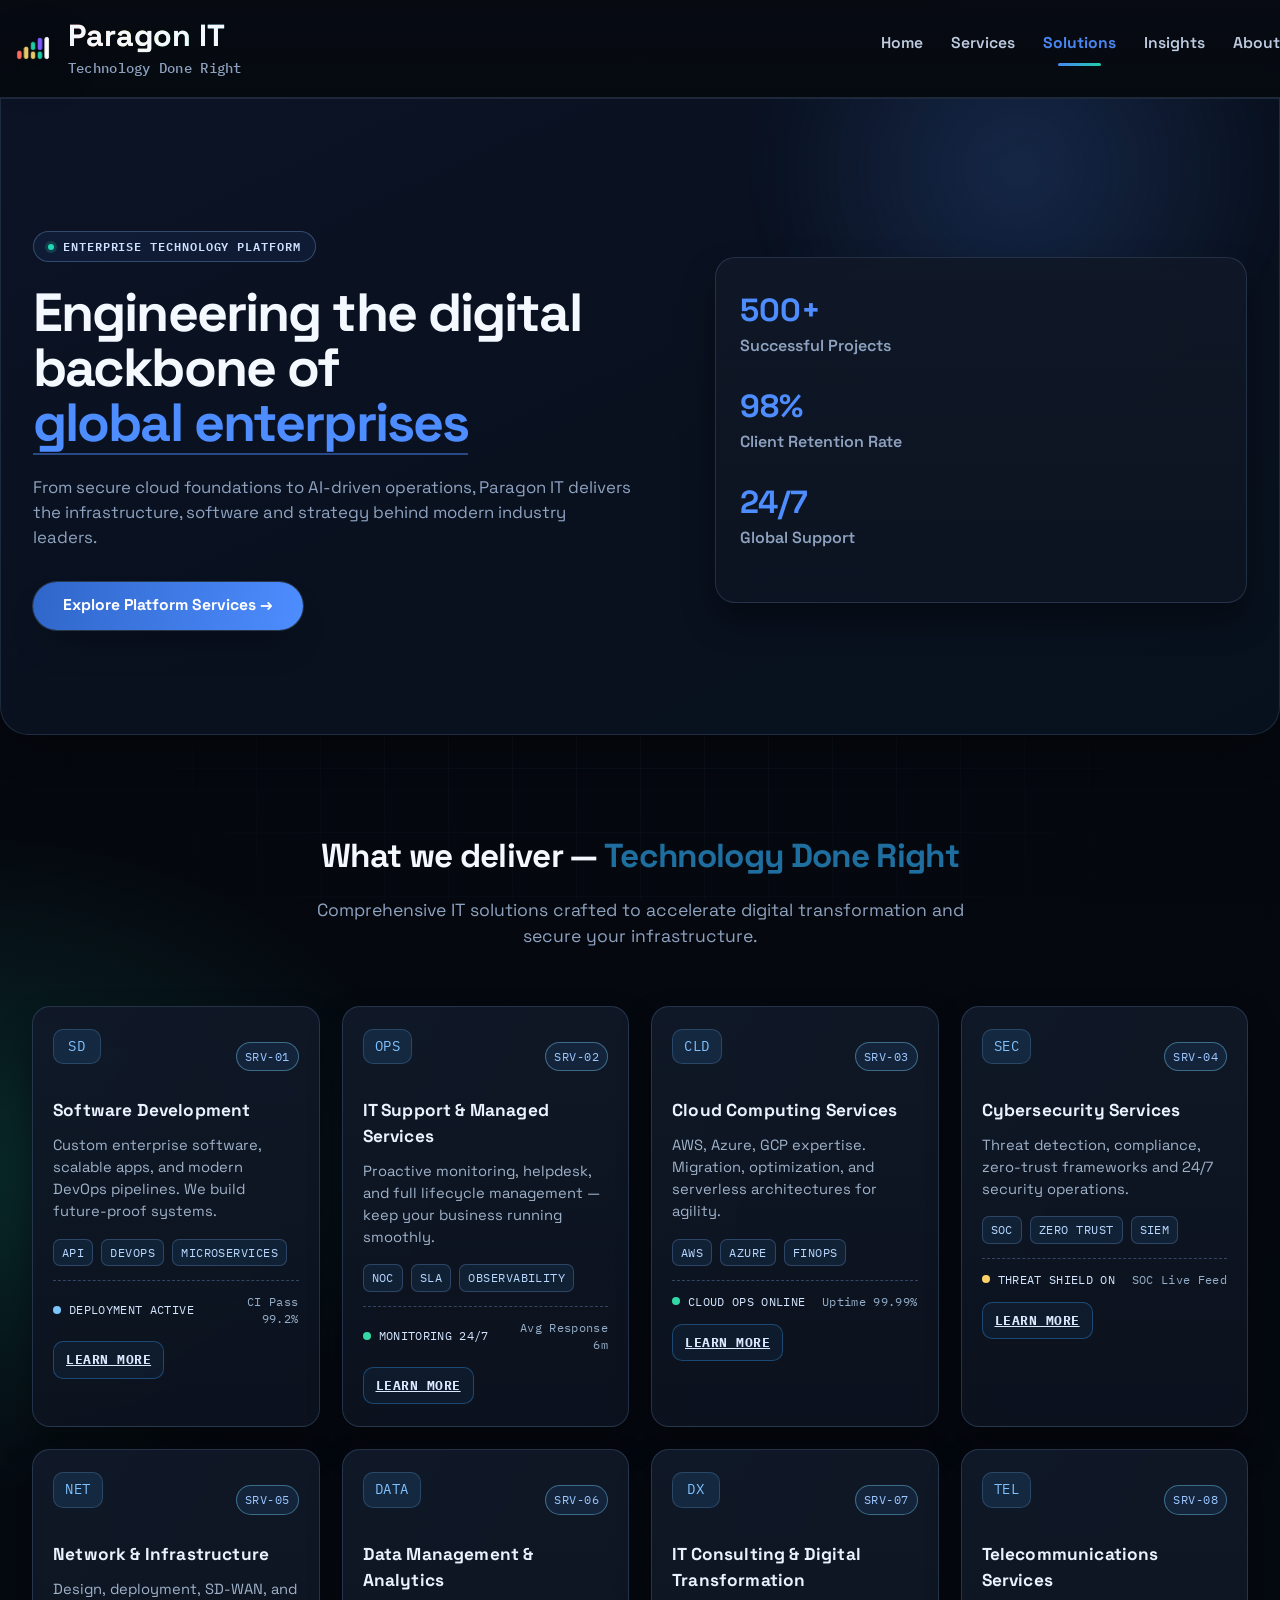
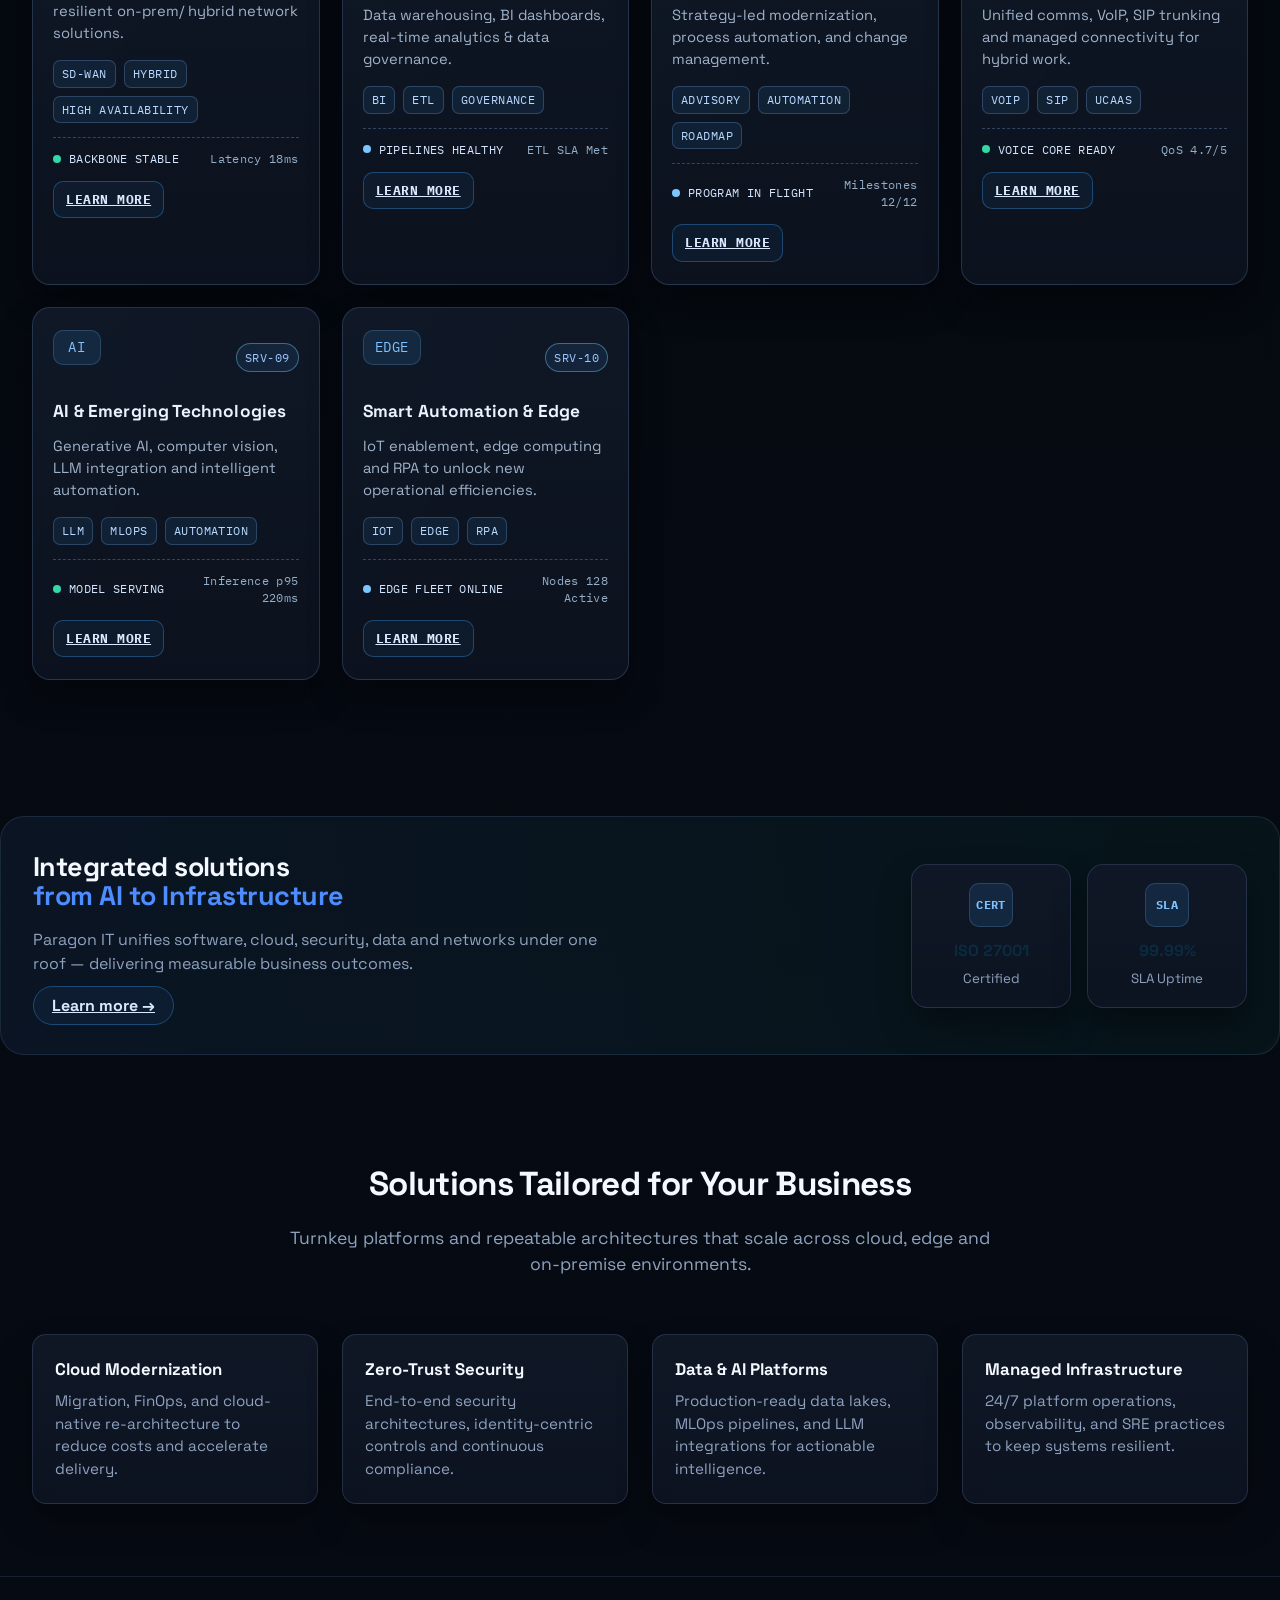
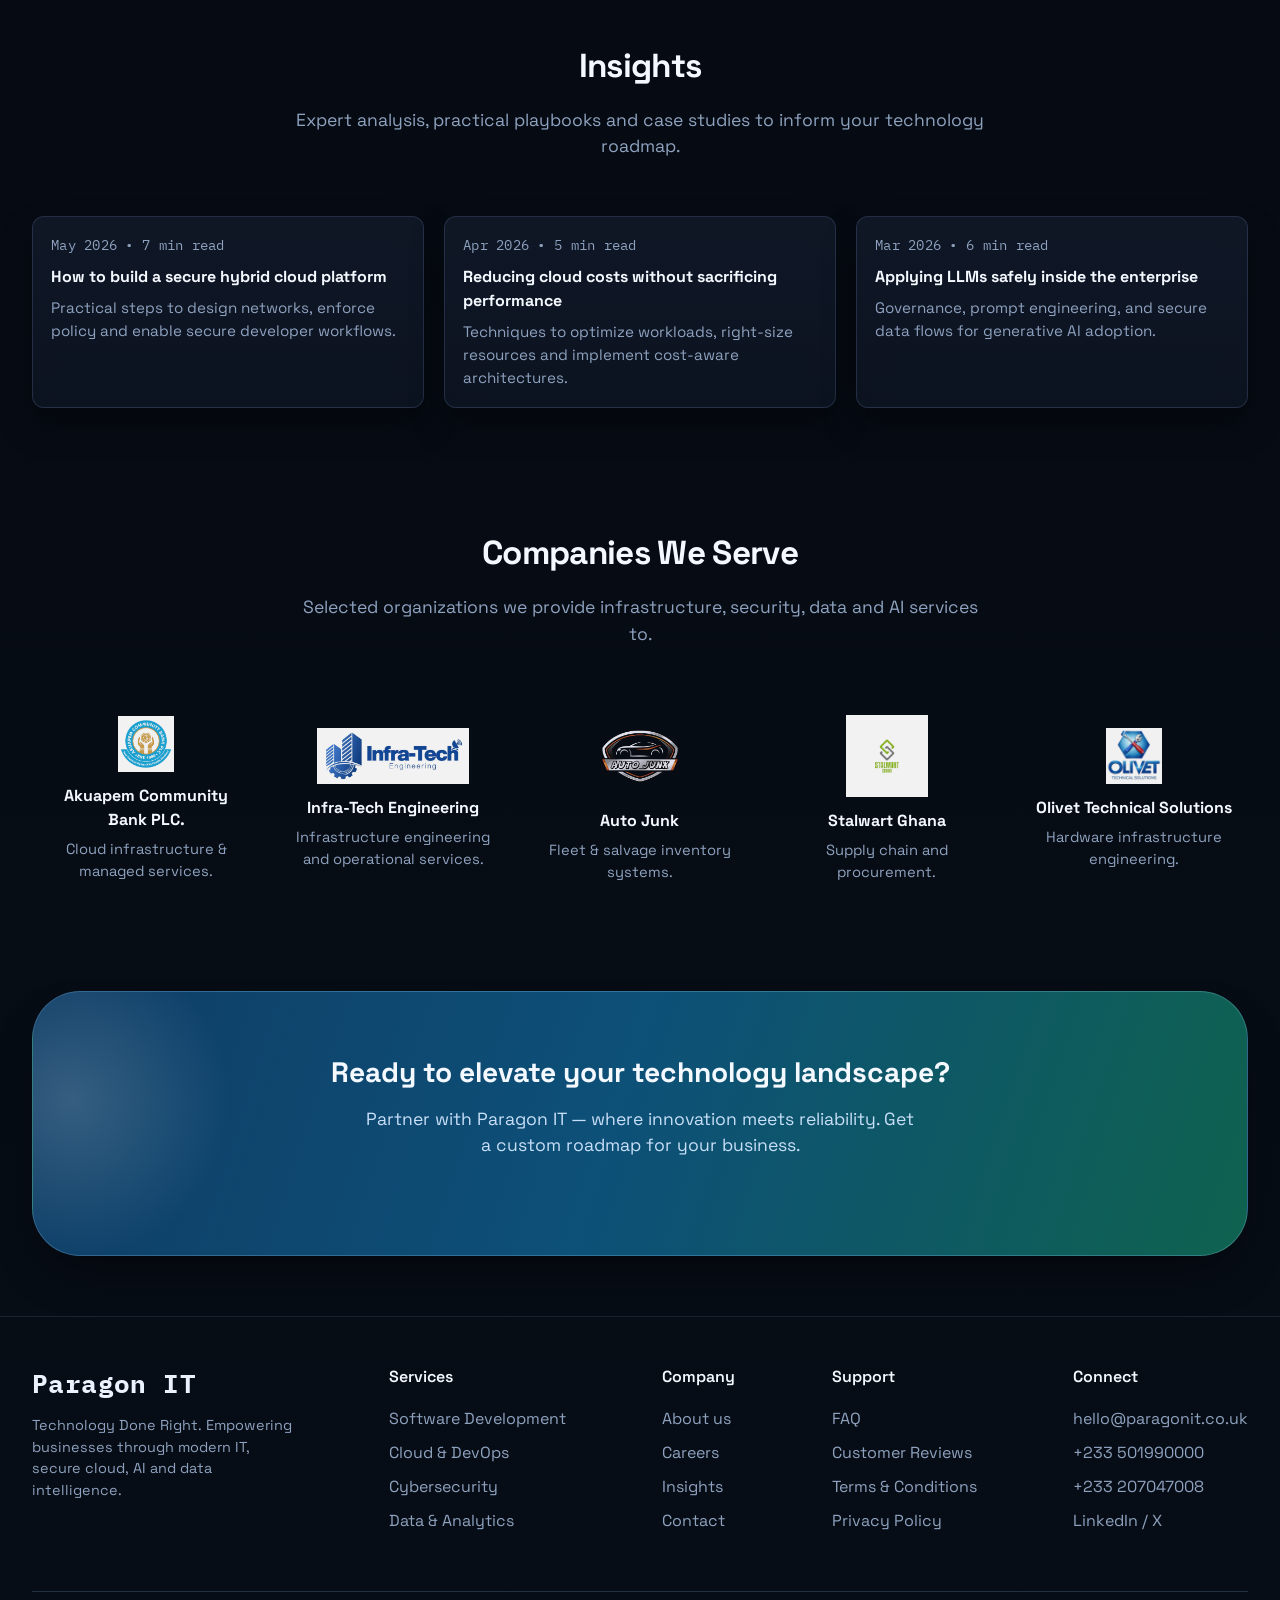
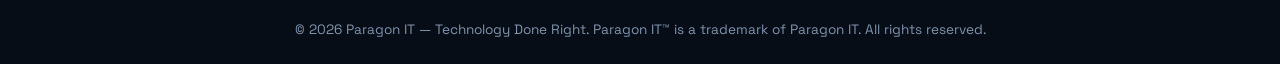
<file: index.html>
<!DOCTYPE html>
<html lang="en">
<head>
  <meta charset="UTF-8">
  <meta name="viewport" content="width=device-width, initial-scale=1.0, viewport-fit=cover">
  <title>Paragon IT | Technology Done Right</title>
  <meta name="description" content="Paragon IT delivers secure cloud infrastructure, enterprise software and AI-powered operations for modern businesses.">
  <link rel="canonical" href="https://paragonit.co.uk/">
  <link rel="sitemap" type="application/xml" title="Sitemap" href="https://paragonit.co.uk/sitemap.xml">
  <!-- Google Fonts + Simple CSS Reset -->
  <link href="https://fonts.googleapis.com/css2?family=Space+Grotesk:wght@400;500;600;700&family=IBM+Plex+Mono:wght@500&display=swap" rel="stylesheet">
  <link rel="stylesheet" href="assets/style.css">
</head>
<body>

<!-- Header / Navigation -->
<div class="container">
  <div class="navbar">
    <div class="brand-block">
      <a href="/" class="logo-link" style="display:flex;align-items:center;gap:2px;text-decoration:none;color:inherit;">
        <img src="assets/Paragon_IT_Icon_DarkBG.png" alt="Paragon IT logo" class="site-logo">
        <div>
          <h1>Paragon IT</h1>
          <div class="slogan">Technology Done Right</div>
        </div>
      </a>
    <button class="nav-toggle" aria-label="Toggle menu" aria-expanded="false">
      <span class="hamburger"></span>
    </button>
    </div>
    <ul class="nav-links">
      <li><a href="#">Home</a></li>
      <li><a href="#services">Services</a></li>
      <li><a href="#solutions-list">Solutions</a></li>
      <li><a href="#insights">Insights</a></li>
      <li><a href="about.html">About</a></li>
    </ul>
  </div>
</div>

<!-- Hero Section -->
<section class="hero">
  <div class="container hero-grid">
    <div class="hero-content">
      <div class="hero-badge"><span class="badge-dot"></span>Enterprise Technology Platform</div>
      <h1>Engineering the digital backbone of <span>global enterprises</span></h1>
      <p class="hero-desc">From secure cloud foundations to AI-driven operations, Paragon IT delivers the infrastructure, software and strategy behind modern industry leaders.</p>
      <a href="#services" class="btn-primary">Explore Platform Services →</a>
    </div>
    <div class="hero-stats">
      <div class="stat-item">
        <div class="stat-number">500+</div>
        <div class="stat-label">Successful Projects</div>
      </div>
      <div class="stat-item">
        <div class="stat-number">98%</div>
        <div class="stat-label">Client Retention Rate</div>
      </div>
      <div class="stat-item">
        <div class="stat-number">24/7</div>
        <div class="stat-label">Global Support</div>
      </div>
    </div>
  </div>
</section>

<!-- Services Section (All 10+ services) -->
<section class="section" id="services">
  <div class="container">
    <div class="section-header">
      <h2>What we deliver — <span style="color:#1E6F9F;">Technology Done Right</span></h2>
      <p>Comprehensive IT solutions crafted to accelerate digital transformation and secure your infrastructure.</p>
    </div>
    <div class="services-grid">
      <!-- 1 Software Development -->
      <div class="service-card">
        <div class="service-top">
          <div class="service-icon">SD</div>
          <div class="service-code">SRV-01</div>
        </div>
        <h3>Software Development</h3>
        <p>Custom enterprise software, scalable apps, and modern DevOps pipelines. We build future-proof systems.</p>
        <div class="service-tags">
          <span class="service-tag">API</span>
          <span class="service-tag">DevOps</span>
          <span class="service-tag">Microservices</span>
        </div>
      </div>
      <!-- 2 IT Support & Managed Services -->
      <div class="service-card">
        <div class="service-top">
          <div class="service-icon">OPS</div>
          <div class="service-code">SRV-02</div>
        </div>
        <h3>IT Support & Managed Services</h3>
        <p>Proactive monitoring, helpdesk, and full lifecycle management — keep your business running smoothly.</p>
        <div class="service-tags">
          <span class="service-tag">NOC</span>
          <span class="service-tag">SLA</span>
          <span class="service-tag">Observability</span>
        </div>
      </div>
      <!-- 3 Cloud Computing Services -->
      <div class="service-card">
        <div class="service-top">
          <div class="service-icon">CLD</div>
          <div class="service-code">SRV-03</div>
        </div>
        <h3>Cloud Computing Services</h3>
        <p>AWS, Azure, GCP expertise. Migration, optimization, and serverless architectures for agility.</p>
        <div class="service-tags">
          <span class="service-tag">AWS</span>
          <span class="service-tag">Azure</span>
          <span class="service-tag">FinOps</span>
        </div>
      </div>
      <!-- 4 Cybersecurity Services -->
      <div class="service-card">
        <div class="service-top">
          <div class="service-icon">SEC</div>
          <div class="service-code">SRV-04</div>
        </div>
        <h3>Cybersecurity Services</h3>
        <p>Threat detection, compliance, zero-trust frameworks and 24/7 security operations.</p>
        <div class="service-tags">
          <span class="service-tag">SOC</span>
          <span class="service-tag">Zero Trust</span>
          <span class="service-tag">SIEM</span>
        </div>
      </div>
      <!-- 5 Network & Infrastructure Services -->
      <div class="service-card">
        <div class="service-top">
          <div class="service-icon">NET</div>
          <div class="service-code">SRV-05</div>
        </div>
        <h3>Network & Infrastructure</h3>
        <p>Design, deployment, SD-WAN, and resilient on-prem/ hybrid network solutions.</p>
        <div class="service-tags">
          <span class="service-tag">SD-WAN</span>
          <span class="service-tag">Hybrid</span>
          <span class="service-tag">High Availability</span>
        </div>
      </div>
      <!-- 6 Data Management & Analytics -->
      <div class="service-card">
        <div class="service-top">
          <div class="service-icon">DATA</div>
          <div class="service-code">SRV-06</div>
        </div>
        <h3>Data Management & Analytics</h3>
        <p>Data warehousing, BI dashboards, real-time analytics & data governance.</p>
        <div class="service-tags">
          <span class="service-tag">BI</span>
          <span class="service-tag">ETL</span>
          <span class="service-tag">Governance</span>
        </div>
      </div>
      <!-- 7 IT Consulting & Digital Transformation -->
      <div class="service-card">
        <div class="service-top">
          <div class="service-icon">DX</div>
          <div class="service-code">SRV-07</div>
        </div>
        <h3>IT Consulting & Digital Transformation</h3>
        <p>Strategy-led modernization, process automation, and change management.</p>
        <div class="service-tags">
          <span class="service-tag">Advisory</span>
          <span class="service-tag">Automation</span>
          <span class="service-tag">Roadmap</span>
        </div>
      </div>
      <!-- 8 Telecommunications Services -->
      <div class="service-card">
        <div class="service-top">
          <div class="service-icon">TEL</div>
          <div class="service-code">SRV-08</div>
        </div>
        <h3>Telecommunications Services</h3>
        <p>Unified comms, VoIP, SIP trunking and managed connectivity for hybrid work.</p>
        <div class="service-tags">
          <span class="service-tag">VoIP</span>
          <span class="service-tag">SIP</span>
          <span class="service-tag">UCaaS</span>
        </div>
      </div>
      <!-- 9 AI & Emerging Technologies -->
      <div class="service-card">
        <div class="service-top">
          <div class="service-icon">AI</div>
          <div class="service-code">SRV-09</div>
        </div>
        <h3>AI & Emerging Technologies</h3>
        <p>Generative AI, computer vision, LLM integration and intelligent automation.</p>
        <div class="service-tags">
          <span class="service-tag">LLM</span>
          <span class="service-tag">MLOps</span>
          <span class="service-tag">Automation</span>
        </div>
      </div>
      <!-- bonus: additional card for completeness but already included 9 distinct services, one extra to exceed -->
      <div class="service-card">
        <div class="service-top">
          <div class="service-icon">EDGE</div>
          <div class="service-code">SRV-10</div>
        </div>
        <h3>Smart Automation & Edge</h3>
        <p>IoT enablement, edge computing and RPA to unlock new operational efficiencies.</p>
        <div class="service-tags">
          <span class="service-tag">IoT</span>
          <span class="service-tag">Edge</span>
          <span class="service-tag">RPA</span>
        </div>
      </div>
    </div>
  </div>
</section>

<!-- Additional Service Showcase: Integrated solutions -->
<section class="showcase-section">
  <div class="container">
    <div class="showcase-grid">
      <div class="showcase-left">
        <h2>Integrated solutions <br><span>from AI to Infrastructure</span></h2>
        <p class="muted">Paragon IT unifies software, cloud, security, data and networks under one roof — delivering measurable business outcomes.</p>
        <a href="#" class="btn-outline">Learn more →</a>
      </div>
      <div class="showcase-right">
        <div class="mini-card">
          <div class="mini-icon">CERT</div>
          <p class="mini-title">ISO 27001</p>
          <small class="mini-sub">Certified</small>
        </div>
        <div class="mini-card">
          <div class="mini-icon">SLA</div>
          <p class="mini-title">99.99%</p>
          <small class="mini-sub">SLA Uptime</small>
        </div>
      </div>
    </div>
  </div>
</section>

<!-- CTA Quote -->
<!-- Solutions Section -->
<section class="solutions-section section" id="solutions-list">
  <div class="container">
    <div class="section-header">
      <h2>Solutions Tailored for Your Business</h2>
      <p>Turnkey platforms and repeatable architectures that scale across cloud, edge and on-premise environments.</p>
    </div>
    <div class="solutions-grid">
      <div class="solution-card">
        <h4>Cloud Modernization</h4>
        <p>Migration, FinOps, and cloud-native re-architecture to reduce costs and accelerate delivery.</p>
      </div>
      <div class="solution-card">
        <h4>Zero-Trust Security</h4>
        <p>End-to-end security architectures, identity-centric controls and continuous compliance.</p>
      </div>
      <div class="solution-card">
        <h4>Data & AI Platforms</h4>
        <p>Production-ready data lakes, MLOps pipelines, and LLM integrations for actionable intelligence.</p>
      </div>
      <div class="solution-card">
        <h4>Managed Infrastructure</h4>
        <p>24/7 platform operations, observability, and SRE practices to keep systems resilient.</p>
      </div>
    </div>
  </div>
</section>

<!-- Insights Section -->
<section class="insights-section" id="insights">
  <div class="container">
    <div class="section-header">
      <h2>Insights</h2>
      <p>Expert analysis, practical playbooks and case studies to inform your technology roadmap.</p>
    </div>
    <div class="insights-grid">
      <article class="insight-card">
        <div class="meta">May 2026 • 7 min read</div>
        <h5>How to build a secure hybrid cloud platform</h5>
        <p>Practical steps to design networks, enforce policy and enable secure developer workflows.</p>
      </article>
      <article class="insight-card">
        <div class="meta">Apr 2026 • 5 min read</div>
        <h5>Reducing cloud costs without sacrificing performance</h5>
        <p>Techniques to optimize workloads, right-size resources and implement cost-aware architectures.</p>
      </article>
      <article class="insight-card">
        <div class="meta">Mar 2026 • 6 min read</div>
        <h5>Applying LLMs safely inside the enterprise</h5>
        <p>Governance, prompt engineering, and secure data flows for generative AI adoption.</p>
      </article>
    </div>
  </div>
</section>

<!-- Companies We Serve -->
<section class="partners-section" id="partners">
  <div class="container">
    <div class="section-header">
      <h2>Companies We Serve</h2>
      <p>Selected organizations we provide infrastructure, security, data and AI services to.</p>
    </div>
    <div class="partners-grid">
      <div class="partner-card">
        <img src="assets/akuapem-community-bank.png" alt="Akuapem Community Bank" class="partner-logo">
        <div class="partner-name">Akuapem Community Bank PLC.</div>
        <div class="partner-desc">Cloud infrastructure & managed services.</div>
      </div>
      <div class="partner-card">
        <img src="assets/infra-tech-engineering.png" alt="Infra-Tech Engineering" class="partner-logo">
        <div class="partner-name">Infra-Tech Engineering</div>
        <div class="partner-desc">Infrastructure engineering and operational services.</div>
      </div>
      <div class="partner-card">
        <img src="assets/autojunk-logo.PNG" alt="Auto Junk" class="partner-logo">
        <div class="partner-name">Auto Junk</div>
        <div class="partner-desc">Fleet & salvage inventory systems.</div>
      </div>
      <div class="partner-card">
        <img src="assets/stalwart.png" alt="Stalwart Ghana" class="partner-logo">
        <div class="partner-name">Stalwart Ghana</div>
        <div class="partner-desc">Supply chain and procurement.</div>
      </div>
      <div class="partner-card">
        <img src="assets/olivet.png" alt="Olivet Technical Solutions" class="partner-logo">
        <div class="partner-name">Olivet Technical Solutions</div>
        <div class="partner-desc">Hardware infrastructure engineering.</div>
      </div>
    </div>
  </div>
</section>

<!-- CTA Quote -->
<div class="cta-section">
  <h3>Ready to elevate your technology landscape?</h3>
  <p>Partner with Paragon IT — where innovation meets reliability. Get a custom roadmap for your business.</p>
</div>

<!-- Footer -->
<footer id="footer">
  <div class="container">
    <div class="footer-grid">
      <div class="footer-col">
        <h3 style="color:rgb(13, 13, 13); font-size: 1.6rem;">Paragon IT</h3>
        <p>Technology Done Right. Empowering businesses through modern IT, secure cloud, AI and data intelligence.</p>
      </div>
      <div class="footer-col">
        <h4>Services</h4>
        <ul class="footer-links">
          <li><a href="#">Software Development</a></li>
          <li><a href="#">Cloud & DevOps</a></li>
          <li><a href="#">Cybersecurity</a></li>
          <li><a href="#">Data & Analytics</a></li>
        </ul>
      </div>
      <div class="footer-col">
        <h4>Company</h4>
        <ul class="footer-links">
          <li><a href="about.html">About us</a></li>
          <li><a href="#">Careers</a></li>
          <li><a href="#insights">Insights</a></li>
          <li><a href="about.html#contact">Contact</a></li>
        </ul>
      </div>
      <div class="footer-col">
        <h4>Support</h4>
        <ul class="footer-links">
          <li><a href="faq.html">FAQ</a></li>
          <li><a href="reviews.html">Customer Reviews</a></li>
          <li><a href="terms.html">Terms & Conditions</a></li>
          <li><a href="privacy.html">Privacy Policy</a></li>
        </ul>
      </div>
      <div class="footer-col">
        <h4>Connect</h4>
        <ul class="footer-links">
          <li><a href="mailto:hello@paragonit.co.uk">hello@paragonit.co.uk</a></li>
          <li><a href="tel:+233501990000">+233 501990000</a></li>
          <li><a href="tel:+233207047008">+233 207047008</a></li>
          <li><a href="#">LinkedIn / X</a></li>
        </ul>
      </div>
    </div>
    <div class="copyright">
      © 2025 Paragon IT — Technology Done Right. Paragon IT™ is a trademark of Paragon IT. All rights reserved.
    </div>
  </div>
</footer>

<!-- subtle interactive cta -->
<!-- Service Detail Modal -->
<div id="service-modal" class="modal" aria-hidden="true" role="dialog" aria-labelledby="service-modal-title">
  <div class="modal-inner" role="document">
    <button class="modal-close" aria-label="Close modal">✕</button>
    <h3 id="service-modal-title">Service Title</h3>
    <p id="service-modal-desc">Service overview goes here.</p>
    <ul class="modal-bullets" id="service-modal-bullets"></ul>
    <div style="margin-top:18px;"><a href="#contact" class="btn-primary">Talk to an expert</a></div>
  </div>
</div>
<script>
  // Smooth scroll for anchor links & any interactive micro interaction
  document.querySelectorAll('a[href^="#"]').forEach(anchor => {
    anchor.addEventListener('click', function(e) {
      const targetId = this.getAttribute('href');
      if(targetId === "#" || targetId === "") return;
      const targetElem = document.querySelector(targetId);
      if(targetElem) {
        e.preventDefault();
        const navbar = document.querySelector('.navbar');
        const navHeight = navbar ? navbar.offsetHeight : 0;
        const extra = window.matchMedia('(max-width:800px)').matches ? 12 : 24;
        const offset = navHeight + extra;
        const top = targetElem.getBoundingClientRect().top + window.pageYOffset - offset;
        window.scrollTo({ top, behavior: 'smooth' });
        if(history.replaceState) history.replaceState(null, '', targetId);
        // If the clicked anchor is in the footer or elsewhere, ensure the matching nav link becomes active immediately
        try{
          const currentActive = document.querySelector('.nav-links a.active');
          if(currentActive) currentActive.classList.remove('active');
          const matchingNav = document.querySelector('.nav-links a[href="' + targetId + '"]');
          if(matchingNav) matchingNav.classList.add('active');
        } catch(e) { /* ignore DOM errors */ }
      }
    });
  });
  // Add a tiny dynamic year update
  const copyright = document.querySelector('.copyright');
  if(copyright) {
    const year = new Date().getFullYear();
    copyright.innerHTML = copyright.innerHTML.replace('2025', year);
  }

  // Service detail modal: attach Learn more buttons, populate and handle modal
  (function(){
    const serviceDetails = {
      'Software Development': {
        short: 'Custom enterprise software, scalable apps, and DevOps pipelines.',
        long: 'We design, build and operate custom software tailored to your business needs — from MVPs to large-scale systems.',
        bullets: ['Full lifecycle engineering (design → prod)', 'Modern CI/CD & DevOps practices', 'API-first, scalable architectures', 'SLA-backed support and maintenance']
      },
      'IT Support & Managed Services': {
        short: 'Proactive monitoring, helpdesk and lifecycle management.',
        long: '24/7 managed services delivering stable, observable infrastructure and responsive support.',
        bullets: ['Proactive monitoring & alerting', 'Dedicated helpdesk & NOC', 'Patch management & backups', 'Incident response and post-mortems']
      },
      'Cloud Computing Services': {
        short: 'Migration, optimization and serverless architectures.',
        long: 'Cloud migration and modernization that reduces cost and increases developer velocity.',
        bullets: ['Cloud readiness assessments', 'Migration planning & execution', 'Cost optimization (FinOps)', 'Cloud-native architectures & serverless']
      },
      'Cybersecurity Services': {
        short: 'Threat detection, zero-trust frameworks and 24/7 security.',
        long: 'Comprehensive security services to protect data, systems and compliance posture.',
        bullets: ['Vulnerability assessments & pen testing', 'SIEM & threat monitoring', 'Identity & access governance', 'Incident response readiness']
      },
      'Network & Infrastructure': {
        short: 'Design, deployment and resilient network solutions.',
        long: 'Robust network design and hybrid infrastructure to meet performance and availability needs.',
        bullets: ['SD-WAN and hybrid networking', 'On-prem & colocation design', 'Observability and capacity planning', 'High-availability architectures']
      },
      'Data Management & Analytics': {
        short: 'Data warehousing, BI dashboards and governance.',
        long: 'Turn data into actionable insights with modern data platforms and analytics pipelines.',
        bullets: ['Data lakes & warehouses', 'ETL/ELT pipelines', 'BI dashboards & reporting', 'Data governance and cataloging']
      },
      'IT Consulting & Digital Transformation': {
        short: 'Strategy-led modernization and process automation.',
        long: 'Advisory services to accelerate digital transformation and streamline operations.',
        bullets: ['Roadmapping & advisory', 'Process automation & RPA', 'Change management', 'Platform selection & vendor evaluation']
      },
      'Telecommunications Services': {
        short: 'Unified comms, VoIP and managed connectivity.',
        long: 'Delivering reliable communications and connectivity solutions for hybrid and remote teams.',
        bullets: ['VoIP & SIP trunking', 'Unified communications', 'Managed connectivity & SLAs', 'Carrier relationships & cost management']
      },
      'AI & Emerging Technologies': {
        short: 'Generative AI, vision and LLM integration.',
        long: 'Practical AI solutions from prototyping to production, with governance and MLOps.',
        bullets: ['LLM integrations & prompt engineering', 'Computer vision & ML pipelines', 'MLOps and model governance', 'Proof-of-concepts to productionization']
      },
      'Smart Automation & Edge': {
        short: 'IoT enablement, edge computing and RPA.',
        long: 'Edge and automation solutions that reduce latency and operational costs.',
        bullets: ['IoT device integration', 'Edge compute deployments', 'RPA and workflow automation', 'Operational analytics at the edge']
      }
    };

    const serviceIndicators = {
      'Software Development': { state: 'Deployment Active', metric: 'CI Pass 99.2%', level: 'info' },
      'IT Support & Managed Services': { state: 'Monitoring 24/7', metric: 'Avg Response 6m', level: 'ok' },
      'Cloud Computing Services': { state: 'Cloud Ops Online', metric: 'Uptime 99.99%', level: 'ok' },
      'Cybersecurity Services': { state: 'Threat Shield On', metric: 'SOC Live Feed', level: 'warn' },
      'Network & Infrastructure': { state: 'Backbone Stable', metric: 'Latency 18ms', level: 'ok' },
      'Data Management & Analytics': { state: 'Pipelines Healthy', metric: 'ETL SLA Met', level: 'info' },
      'IT Consulting & Digital Transformation': { state: 'Program in Flight', metric: 'Milestones 12/12', level: 'info' },
      'Telecommunications Services': { state: 'Voice Core Ready', metric: 'QoS 4.7/5', level: 'ok' },
      'AI & Emerging Technologies': { state: 'Model Serving', metric: 'Inference p95 220ms', level: 'ok' },
      'Smart Automation & Edge': { state: 'Edge Fleet Online', metric: 'Nodes 128 Active', level: 'info' }
    };

    const modal = document.getElementById('service-modal');
    const modalTitle = document.getElementById('service-modal-title');
    const modalDesc = document.getElementById('service-modal-desc');
    const modalBullets = document.getElementById('service-modal-bullets');
    const modalClose = modal ? modal.querySelector('.modal-close') : null;

    function openModalFor(key){
      const data = serviceDetails[key] || null;
      modalTitle.textContent = key;
      modalDesc.textContent = data ? data.long : '';
      modalBullets.innerHTML = '';
      if(data && data.bullets){
        data.bullets.forEach(b => {
          const li = document.createElement('li'); li.textContent = b; modalBullets.appendChild(li);
        });
      }
      modal.setAttribute('aria-hidden','false');
      // focus trap: focus close button
      if(modalClose) modalClose.focus();
      document.addEventListener('keydown', escHandler);
    }

    function closeModal(){
      if(!modal) return;
      modal.setAttribute('aria-hidden','true');
      document.removeEventListener('keydown', escHandler);
    }

    function escHandler(e){ if(e.key === 'Escape') closeModal(); }

    if(modalClose) modalClose.addEventListener('click', closeModal);
    if(modal) modal.addEventListener('click', function(e){ if(e.target === modal) closeModal(); });

    // Append Learn more buttons to each service card and wire up
    document.querySelectorAll('.service-card').forEach(card => {
      const titleElem = card.querySelector('h3');
      const title = titleElem ? titleElem.innerText.trim() : null;

      const indicator = (title && serviceIndicators[title]) || { state: 'Operations Online', metric: 'SLA Active', level: 'ok' };
      const status = document.createElement('div');
      status.className = 'service-status';

      const state = document.createElement('span');
      state.className = 'service-state';
      const dot = document.createElement('span');
      dot.className = 'service-dot ' + (indicator.level || 'ok');
      const stateText = document.createElement('span');
      stateText.textContent = indicator.state;
      state.appendChild(dot);
      state.appendChild(stateText);

      const metric = document.createElement('span');
      metric.className = 'service-metric';
      metric.textContent = indicator.metric;

      status.appendChild(state);
      status.appendChild(metric);
      card.appendChild(status);

      const btn = document.createElement('a');
      btn.href = '#';
      btn.className = 'btn-outline service-more-btn';
      btn.textContent = 'Learn more';
      btn.addEventListener('click', function(e){ e.preventDefault(); if(title) openModalFor(title); });
      card.appendChild(btn);
    });
  })();

  // Active nav highlighting: observes sections and toggles .active on matching nav links
  (function(){
    const navLinks = Array.from(document.querySelectorAll('.nav-links a[href^="#"]'))
      .filter(a => a.getAttribute('href') !== '#');

    const sections = navLinks.map(a => {
      const id = a.getAttribute('href');
      return document.querySelector(id);
    }).filter(Boolean);

    if(!sections.length) return;

    const linkFor = href => document.querySelector('.nav-links a[href="' + href + '"]');

    let activeLink = null;

    const observer = new IntersectionObserver((entries) => {
      // find the entry with largest intersectionRatio that's intersecting
      const visible = entries.filter(e => e.isIntersecting);
      if(visible.length === 0) return;
      visible.sort((a,b) => b.intersectionRatio - a.intersectionRatio);
      const top = visible[0];
      const id = '#' + top.target.id;
      if(activeLink) activeLink.classList.remove('active');
      const link = linkFor(id);
      if(link){
        link.classList.add('active');
        activeLink = link;
      }
    }, (function(){
      const navbar = document.querySelector('.navbar');
      const navHeight = navbar ? navbar.offsetHeight : 0;
      const topOffset = Math.round(navHeight + 20);
      return { root: null, threshold: [0.25, 0.5, 0.75], rootMargin: `-${topOffset}px 0px -40% 0px` };
    })());

    sections.forEach(s => observer.observe(s));

    // ensure correct active state on load (in case page opened with hash)
    window.addEventListener('load', () => {
      const h = window.location.hash;
      if(h){
        const l = linkFor(h);
        if(l){ l.classList.add('active'); activeLink = l; }
      }
    });
    // Make navbar fixed-accessible: set body padding to navbar height so content isn't hidden
    const navbar = document.querySelector('.navbar');
    function updateBodyPaddingAndElev(){
      if(!navbar) return;
      const h = navbar.offsetHeight || 72;
      document.body.style.paddingTop = h + 'px';
      // add small elevation when not at very top
      if(window.pageYOffset > 8) navbar.classList.add('fixed-elev'); else navbar.classList.remove('fixed-elev');
    }
    updateBodyPaddingAndElev();
    window.addEventListener('resize', () => updateBodyPaddingAndElev());
    window.addEventListener('scroll', () => updateBodyPaddingAndElev());
    // Mobile nav toggle behavior
    const navToggle = document.querySelector('.nav-toggle');
    if(navToggle){
      navToggle.addEventListener('click', function(){
        const open = navbar.classList.toggle('nav-open');
        navToggle.setAttribute('aria-expanded', open ? 'true' : 'false');
        // prevent body scroll when menu is open
        document.body.style.overflow = open ? 'hidden' : '';
        // recalc padding because navbar height may change when menu opens
        setTimeout(updateBodyPaddingAndElev, 50);
      });
      // close menu when clicking a nav link (use capture to ensure it runs before smooth scroll)
      document.querySelectorAll('.nav-links a[href^="#"]').forEach(a => {
        a.addEventListener('click', () => {
          if(navbar.classList.contains('nav-open')){
            navbar.classList.remove('nav-open');
            navToggle.setAttribute('aria-expanded','false');
            document.body.style.overflow = '';
            setTimeout(updateBodyPaddingAndElev, 50);
          }
        });
      });
    }
  })();
</script>
</body>
</html>
</file>
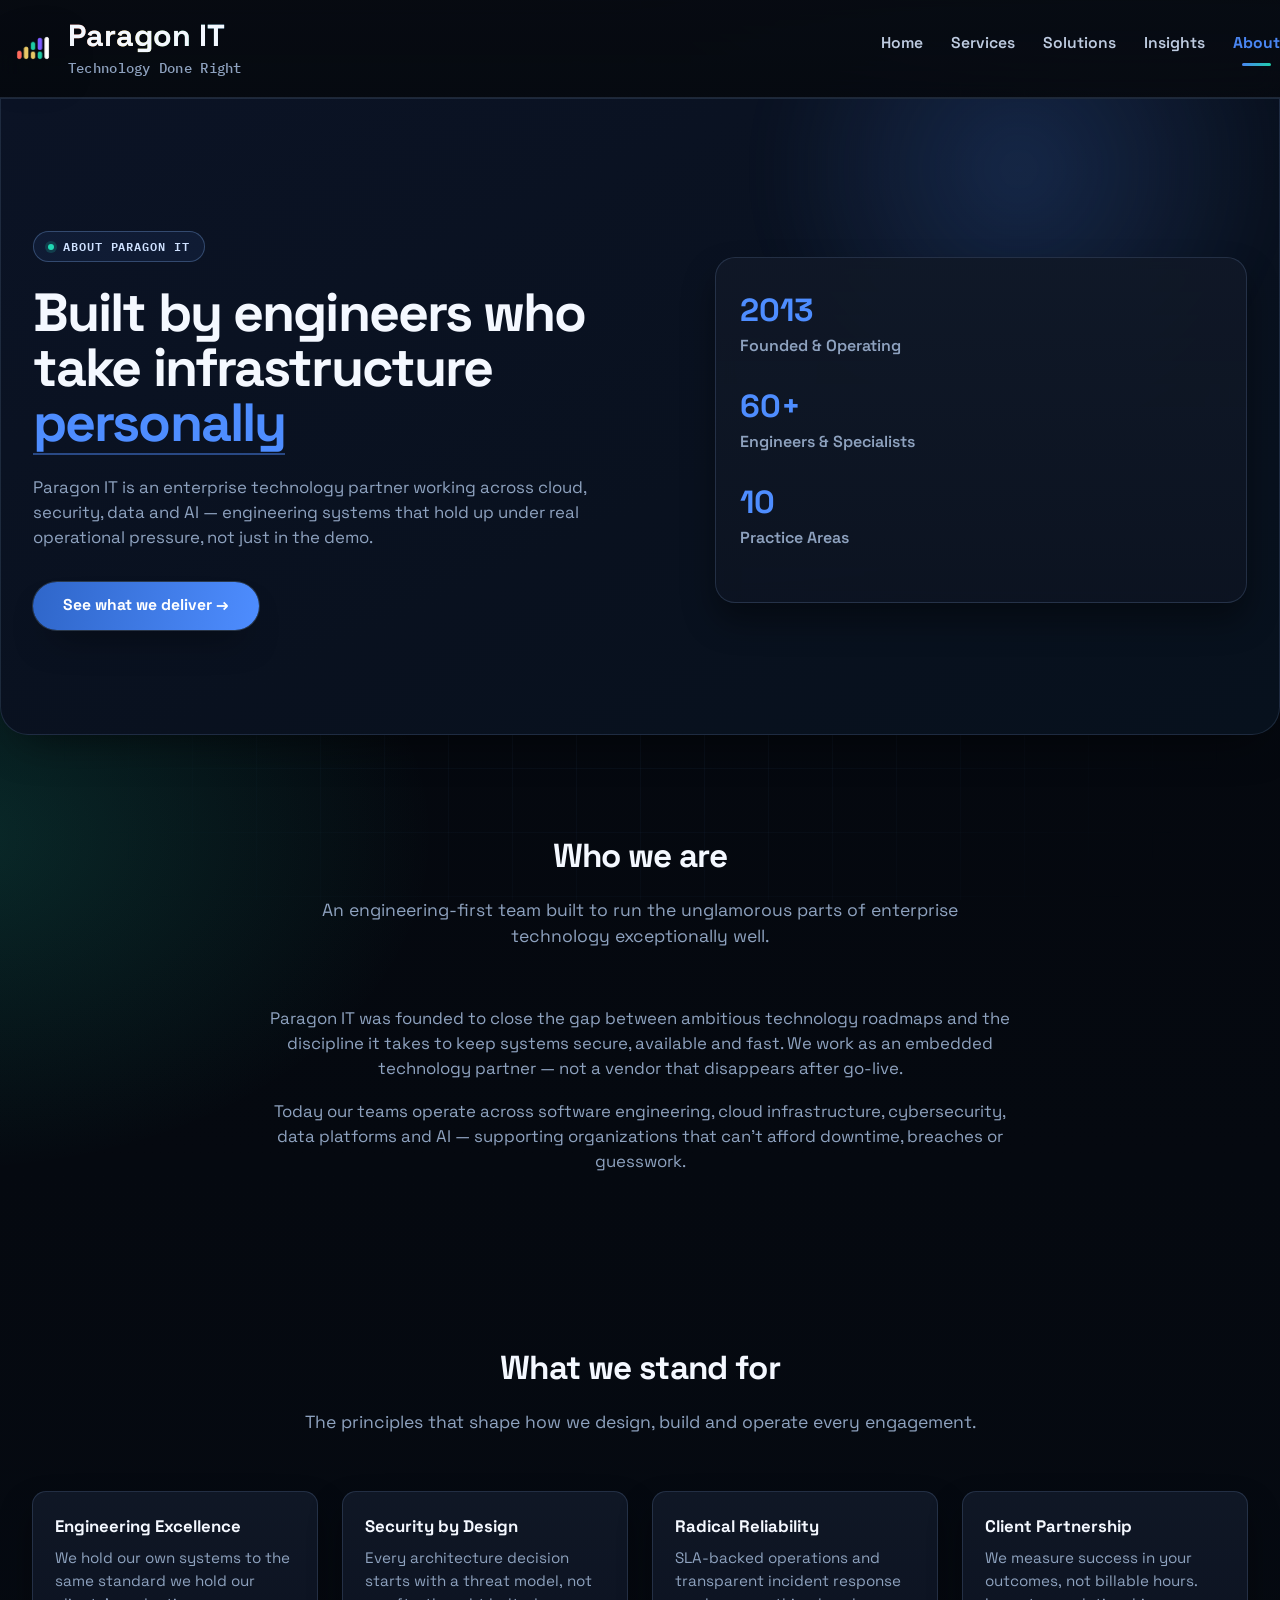
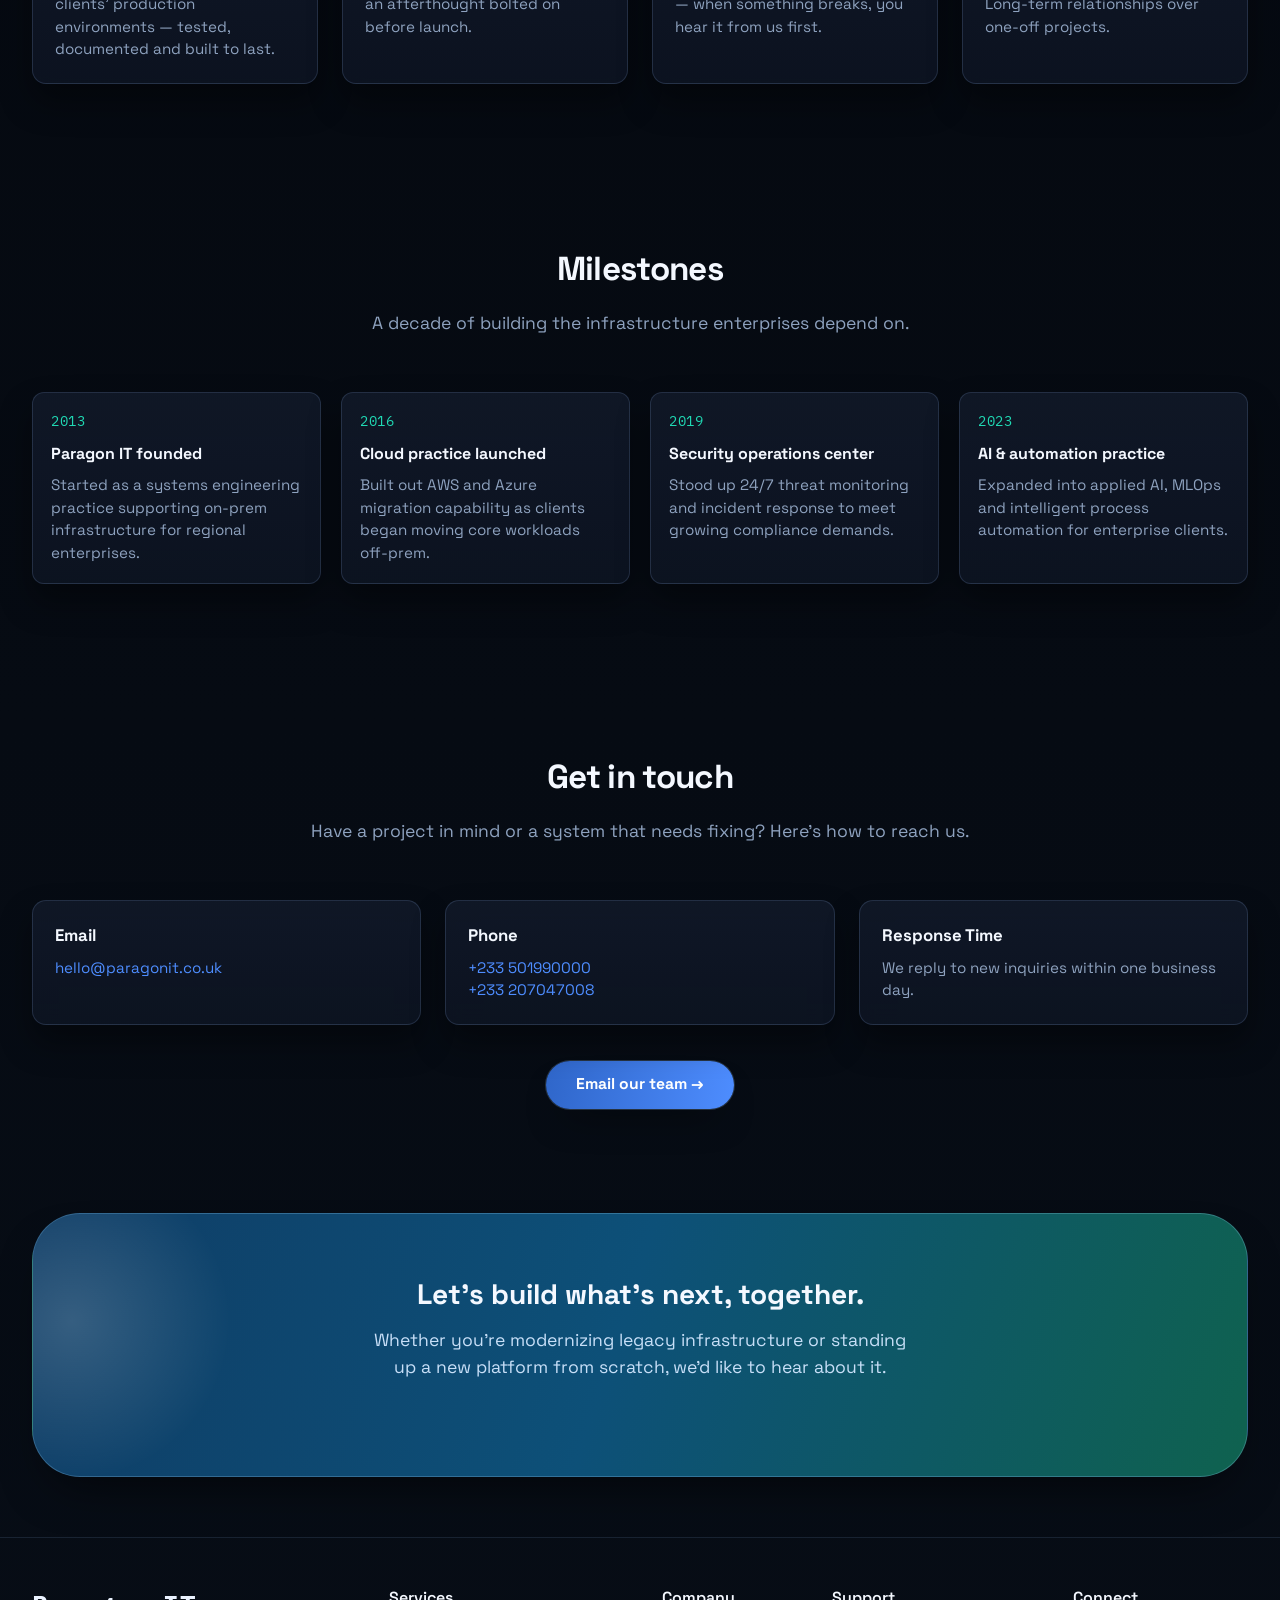
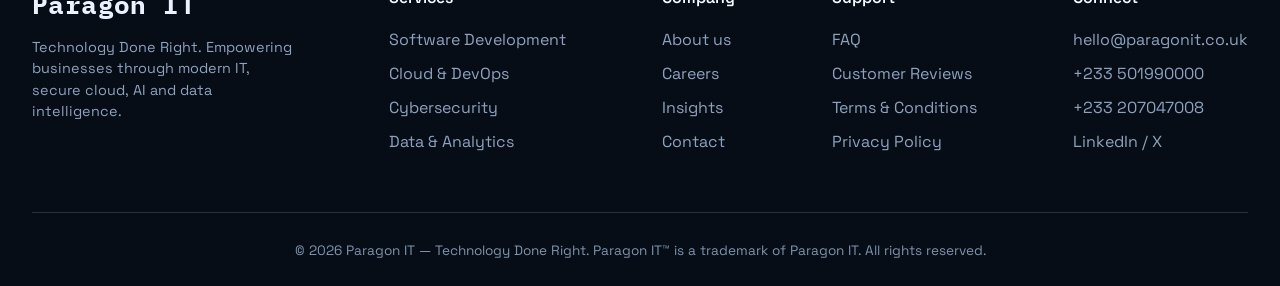
<file: about.html>
<!DOCTYPE html>
<html lang="en">
<head>
  <meta charset="UTF-8">
  <meta name="viewport" content="width=device-width, initial-scale=1.0, viewport-fit=cover">
  <title>About | Paragon IT</title>
  <meta name="description" content="Learn how Paragon IT builds resilient infrastructure, secure systems and digital platforms for ambitious enterprises.">
  <link rel="canonical" href="https://paragonit.co.uk/about">
  <link rel="sitemap" type="application/xml" title="Sitemap" href="https://paragonit.co.uk/sitemap.xml">
  <!-- Google Fonts + Simple CSS Reset -->
  <link href="https://fonts.googleapis.com/css2?family=Space+Grotesk:wght@400;500;600;700&family=IBM+Plex+Mono:wght@500&display=swap" rel="stylesheet">
  <link rel="stylesheet" href="assets/style.css">
</head>
<body>

<!-- Header / Navigation -->
<div class="container">
  <div class="navbar">
    <div class="brand-block">
      <a href="/" class="logo-link" style="display:flex;align-items:center;gap:2px;text-decoration:none;color:inherit;">
        <img src="assets/Paragon_IT_Icon_DarkBG.png" alt="Paragon IT logo" class="site-logo">
        <div>
          <h1>Paragon IT</h1>
          <div class="slogan">Technology Done Right</div>
        </div>
      </a>
    <button class="nav-toggle" aria-label="Toggle menu" aria-expanded="false">
      <span class="hamburger"></span>
    </button>
    </div>
    <ul class="nav-links">
      <li><a href="index.html">Home</a></li>
      <li><a href="index.html#services">Services</a></li>
      <li><a href="index.html#solutions-list">Solutions</a></li>
      <li><a href="index.html#insights">Insights</a></li>
      <li><a href="about.html" class="active">About</a></li>
    </ul>
  </div>
</div>

<!-- Hero Section -->
<section class="hero">
  <div class="container hero-grid">
    <div class="hero-content">
      <div class="hero-badge"><span class="badge-dot"></span>About Paragon IT</div>
      <h1>Built by engineers who take infrastructure <span>personally</span></h1>
      <p class="hero-desc">Paragon IT is an enterprise technology partner working across cloud, security, data and AI — engineering systems that hold up under real operational pressure, not just in the demo.</p>
      <a href="index.html#services" class="btn-primary">See what we deliver →</a>
    </div>
    <div class="hero-stats">
      <div class="stat-item">
        <div class="stat-number">2013</div>
        <div class="stat-label">Founded & Operating</div>
      </div>
      <div class="stat-item">
        <div class="stat-number">60+</div>
        <div class="stat-label">Engineers & Specialists</div>
      </div>
      <div class="stat-item">
        <div class="stat-number">10</div>
        <div class="stat-label">Practice Areas</div>
      </div>
    </div>
  </div>
</section>

<!-- Who we are -->
<section class="section" id="who-we-are">
  <div class="container">
    <div class="section-header">
      <h2>Who we are</h2>
      <p>An engineering-first team built to run the unglamorous parts of enterprise technology exceptionally well.</p>
    </div>
    <p class="prose">Paragon IT was founded to close the gap between ambitious technology roadmaps and the discipline it takes to keep systems secure, available and fast. We work as an embedded technology partner — not a vendor that disappears after go-live.</p>
    <p class="prose">Today our teams operate across software engineering, cloud infrastructure, cybersecurity, data platforms and AI — supporting organizations that can't afford downtime, breaches or guesswork.</p>
  </div>
</section>

<!-- What we stand for -->
<section class="solutions-section section" id="values">
  <div class="container">
    <div class="section-header">
      <h2>What we stand for</h2>
      <p>The principles that shape how we design, build and operate every engagement.</p>
    </div>
    <div class="solutions-grid">
      <div class="solution-card">
        <h4>Engineering Excellence</h4>
        <p>We hold our own systems to the same standard we hold our clients' production environments — tested, documented and built to last.</p>
      </div>
      <div class="solution-card">
        <h4>Security by Design</h4>
        <p>Every architecture decision starts with a threat model, not an afterthought bolted on before launch.</p>
      </div>
      <div class="solution-card">
        <h4>Radical Reliability</h4>
        <p>SLA-backed operations and transparent incident response — when something breaks, you hear it from us first.</p>
      </div>
      <div class="solution-card">
        <h4>Client Partnership</h4>
        <p>We measure success in your outcomes, not billable hours. Long-term relationships over one-off projects.</p>
      </div>
    </div>
  </div>
</section>

<!-- Milestones -->
<section class="section" id="milestones">
  <div class="container">
    <div class="section-header">
      <h2>Milestones</h2>
      <p>A decade of building the infrastructure enterprises depend on.</p>
    </div>
    <div class="timeline-grid">
      <div class="timeline-card">
        <span class="timeline-year">2013</span>
        <h5>Paragon IT founded</h5>
        <p>Started as a systems engineering practice supporting on-prem infrastructure for regional enterprises.</p>
      </div>
      <div class="timeline-card">
        <span class="timeline-year">2016</span>
        <h5>Cloud practice launched</h5>
        <p>Built out AWS and Azure migration capability as clients began moving core workloads off-prem.</p>
      </div>
      <div class="timeline-card">
        <span class="timeline-year">2019</span>
        <h5>Security operations center</h5>
        <p>Stood up 24/7 threat monitoring and incident response to meet growing compliance demands.</p>
      </div>
      <div class="timeline-card">
        <span class="timeline-year">2023</span>
        <h5>AI & automation practice</h5>
        <p>Expanded into applied AI, MLOps and intelligent process automation for enterprise clients.</p>
      </div>
    </div>
  </div>
</section>

<!-- Contact -->
<section class="solutions-section section" id="contact">
  <div class="container">
    <div class="section-header">
      <h2>Get in touch</h2>
      <p>Have a project in mind or a system that needs fixing? Here's how to reach us.</p>
    </div>
    <div class="solutions-grid">
      <div class="solution-card">
        <h4>Email</h4>
        <p><a href="mailto:hello@paragonit.co.uk" style="color:var(--primary);text-decoration:none;">hello@paragonit.co.uk</a></p>
      </div>
      <div class="solution-card">
        <h4>Phone</h4>
        <p><a href="tel:+233501990000" style="color:var(--primary);text-decoration:none;">+233 501990000</a><br><a href="tel:+233207047008" style="color:var(--primary);text-decoration:none;">+233 207047008</a></p>
      </div>
      <div class="solution-card">
        <h4>Response Time</h4>
        <p>We reply to new inquiries within one business day.</p>
      </div>
    </div>
    <div style="text-align:center;margin-top:36px;">
      <a href="mailto:hello@paragonit.co.uk" class="btn-primary">Email our team →</a>
    </div>
  </div>
</section>

<!-- CTA Quote -->
<div class="cta-section">
  <h3>Let's build what's next, together.</h3>
  <p>Whether you're modernizing legacy infrastructure or standing up a new platform from scratch, we'd like to hear about it.</p>
</div>

<!-- Footer -->
<footer id="footer">
  <div class="container">
    <div class="footer-grid">
      <div class="footer-col">
        <h3 style="color:rgb(13, 13, 13); font-size: 1.6rem;">Paragon IT</h3>
        <p>Technology Done Right. Empowering businesses through modern IT, secure cloud, AI and data intelligence.</p>
      </div>
      <div class="footer-col">
        <h4>Services</h4>
        <ul class="footer-links">
          <li><a href="index.html#services">Software Development</a></li>
          <li><a href="index.html#services">Cloud & DevOps</a></li>
          <li><a href="index.html#services">Cybersecurity</a></li>
          <li><a href="index.html#services">Data & Analytics</a></li>
        </ul>
      </div>
      <div class="footer-col">
        <h4>Company</h4>
        <ul class="footer-links">
          <li><a href="about.html">About us</a></li>
          <li><a href="#">Careers</a></li>
          <li><a href="index.html#insights">Insights</a></li>
          <li><a href="#contact">Contact</a></li>
        </ul>
      </div>
      <div class="footer-col">
        <h4>Support</h4>
        <ul class="footer-links">
          <li><a href="faq.html">FAQ</a></li>
          <li><a href="reviews.html">Customer Reviews</a></li>
          <li><a href="terms.html">Terms & Conditions</a></li>
          <li><a href="privacy.html">Privacy Policy</a></li>
        </ul>
      </div>
      <div class="footer-col">
        <h4>Connect</h4>
        <ul class="footer-links">
          <li><a href="mailto:hello@paragonit.co.uk">hello@paragonit.co.uk</a></li>
          <li><a href="tel:+233501990000">+233 501990000</a></li>
          <li><a href="tel:+233207047008">+233 207047008</a></li>
          <li><a href="#">LinkedIn / X</a></li>
        </ul>
      </div>
    </div>
    <div class="copyright">
      © 2025 Paragon IT — Technology Done Right. Paragon IT™ is a trademark of Paragon IT. All rights reserved.
    </div>
  </div>
</footer>

<script>
  // Smooth scroll for anchor links & any interactive micro interaction
  document.querySelectorAll('a[href^="#"]').forEach(anchor => {
    anchor.addEventListener('click', function(e) {
      const targetId = this.getAttribute('href');
      if(targetId === "#" || targetId === "") return;
      const targetElem = document.querySelector(targetId);
      if(targetElem) {
        e.preventDefault();
        const navbar = document.querySelector('.navbar');
        const navHeight = navbar ? navbar.offsetHeight : 0;
        const extra = window.matchMedia('(max-width:800px)').matches ? 12 : 24;
        const offset = navHeight + extra;
        const top = targetElem.getBoundingClientRect().top + window.pageYOffset - offset;
        window.scrollTo({ top, behavior: 'smooth' });
        if(history.replaceState) history.replaceState(null, '', targetId);
        try{
          const currentActive = document.querySelector('.nav-links a.active');
          if(currentActive) currentActive.classList.remove('active');
          const matchingNav = document.querySelector('.nav-links a[href="' + targetId + '"]');
          if(matchingNav) matchingNav.classList.add('active');
        } catch(e) { /* ignore DOM errors */ }
      }
    });
  });
  // Add a tiny dynamic year update
  const copyright = document.querySelector('.copyright');
  if(copyright) {
    const year = new Date().getFullYear();
    copyright.innerHTML = copyright.innerHTML.replace('2025', year);
  }

  // Navbar elevation, sticky offset and mobile nav toggle
  (function(){
    const navbar = document.querySelector('.navbar');
    function updateBodyPaddingAndElev(){
      if(!navbar) return;
      const h = navbar.offsetHeight || 72;
      document.body.style.paddingTop = h + 'px';
      if(window.pageYOffset > 8) navbar.classList.add('fixed-elev'); else navbar.classList.remove('fixed-elev');
    }
    updateBodyPaddingAndElev();
    window.addEventListener('resize', () => updateBodyPaddingAndElev());
    window.addEventListener('scroll', () => updateBodyPaddingAndElev());
    const navToggle = document.querySelector('.nav-toggle');
    if(navToggle){
      navToggle.addEventListener('click', function(){
        const open = navbar.classList.toggle('nav-open');
        navToggle.setAttribute('aria-expanded', open ? 'true' : 'false');
        document.body.style.overflow = open ? 'hidden' : '';
        setTimeout(updateBodyPaddingAndElev, 50);
      });
      document.querySelectorAll('.nav-links a[href^="#"]').forEach(a => {
        a.addEventListener('click', () => {
          if(navbar.classList.contains('nav-open')){
            navbar.classList.remove('nav-open');
            navToggle.setAttribute('aria-expanded','false');
            document.body.style.overflow = '';
            setTimeout(updateBodyPaddingAndElev, 50);
          }
        });
      });
    }
  })();
</script>
</body>
</html>
</file>
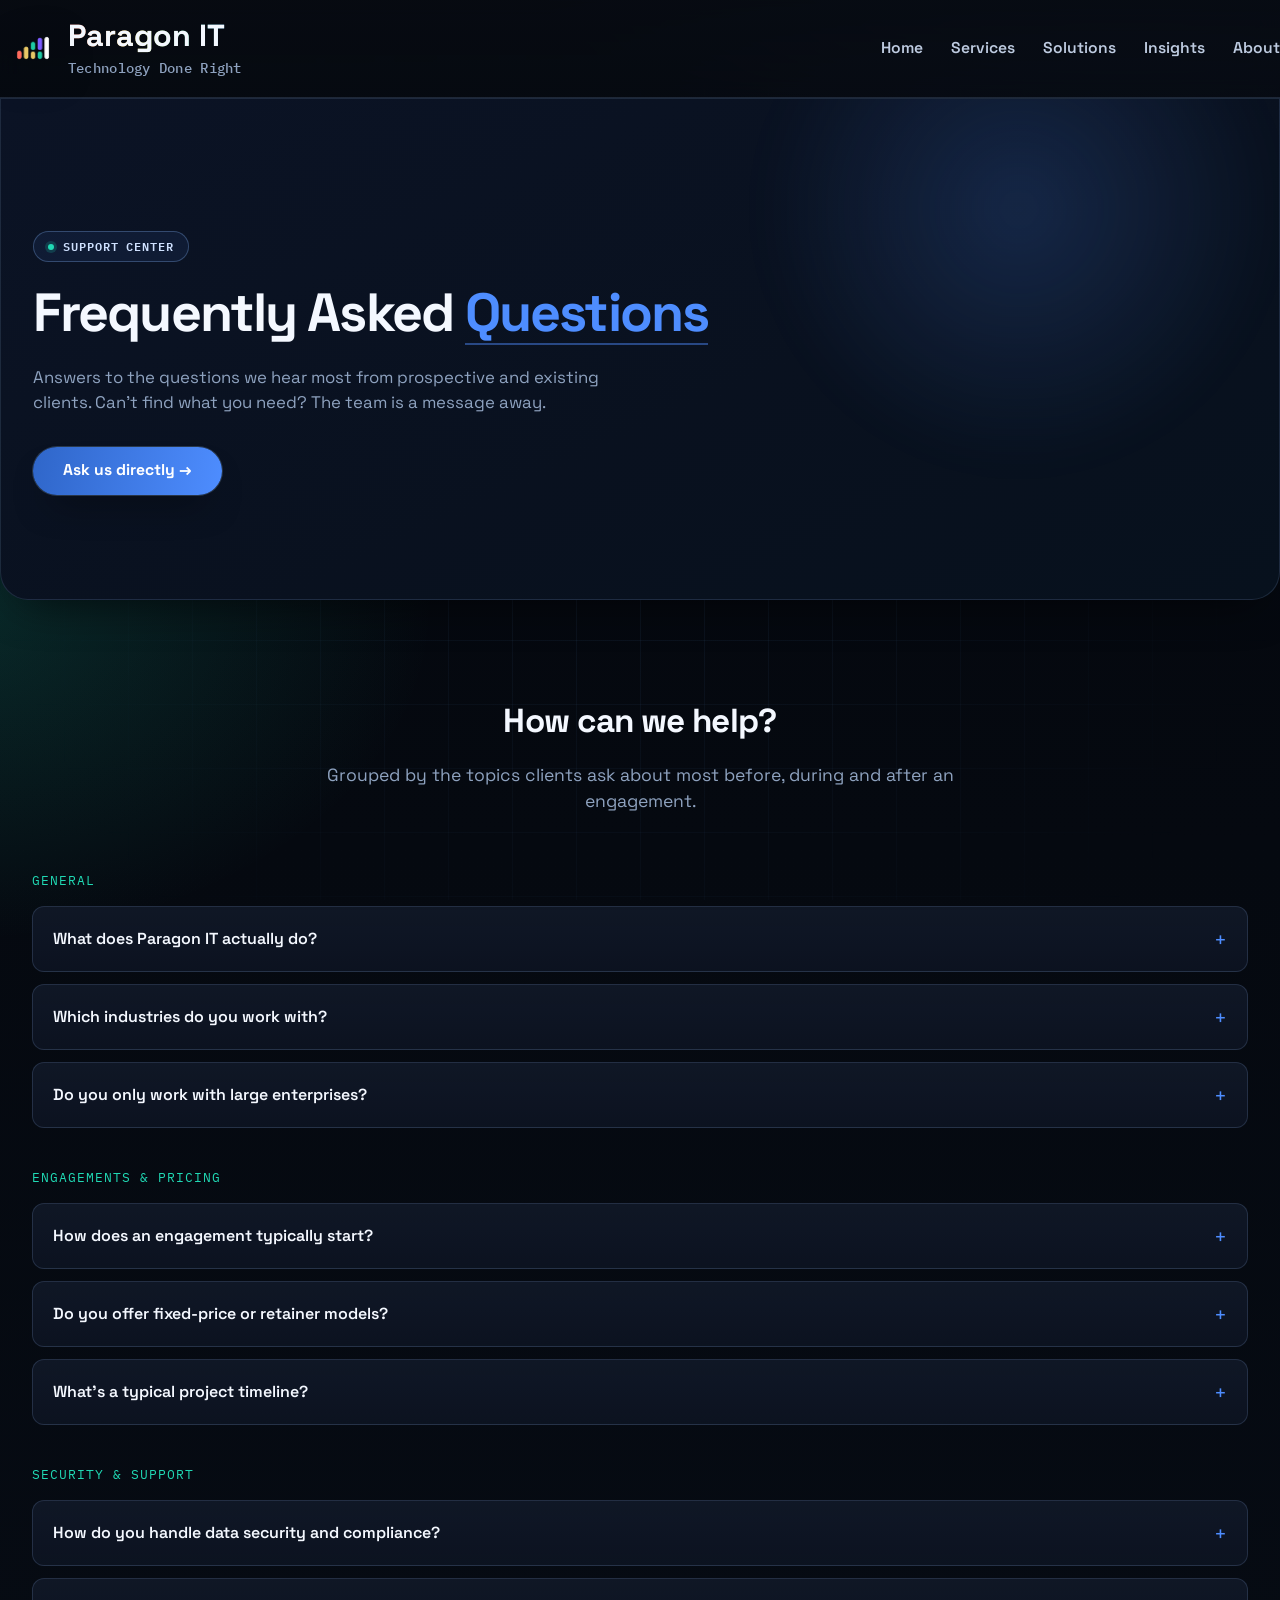
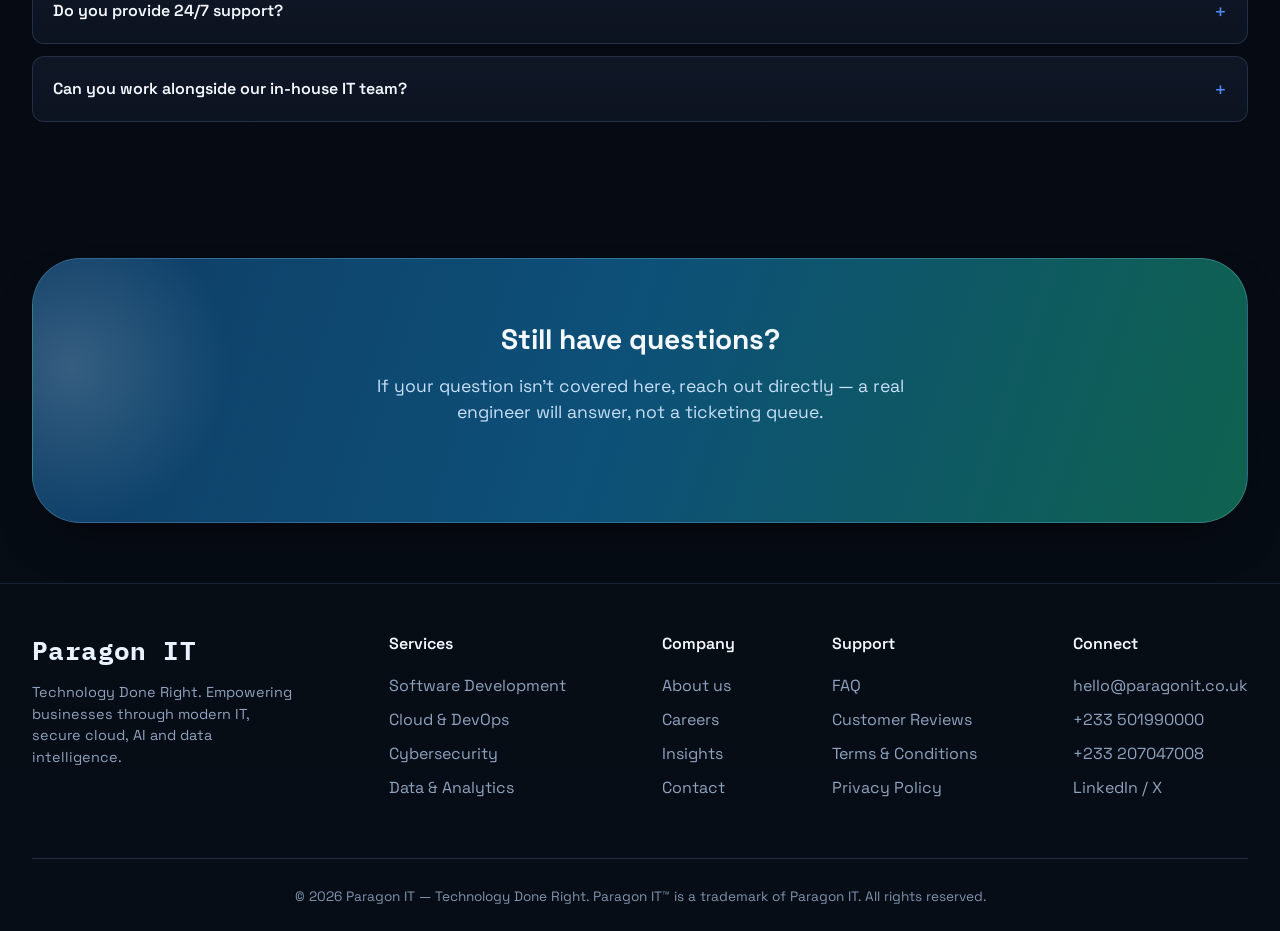
<file: faq.html>
<!DOCTYPE html>
<html lang="en">
<head>
  <meta charset="UTF-8">
  <meta name="viewport" content="width=device-width, initial-scale=1.0, viewport-fit=cover">
  <title>FAQ | Paragon IT</title>
  <meta name="description" content="Find answers to common questions about Paragon IT’s services, engagement approach and enterprise technology support.">
  <link rel="canonical" href="https://paragonit.co.uk/faq">
  <link rel="sitemap" type="application/xml" title="Sitemap" href="https://paragonit.co.uk/sitemap.xml">
  <!-- Google Fonts + Simple CSS Reset -->
  <link href="https://fonts.googleapis.com/css2?family=Space+Grotesk:wght@400;500;600;700&family=IBM+Plex+Mono:wght@500&display=swap" rel="stylesheet">
  <link rel="stylesheet" href="assets/style.css">
</head>
<body>

<!-- Header / Navigation -->
<div class="container">
  <div class="navbar">
    <div class="brand-block">
      <a href="/" class="logo-link" style="display:flex;align-items:center;gap:2px;text-decoration:none;color:inherit;">
        <img src="assets/Paragon_IT_Icon_DarkBG.png" alt="Paragon IT logo" class="site-logo">
        <div>
          <h1>Paragon IT</h1>
          <div class="slogan">Technology Done Right</div>
        </div>
      </a>
    <button class="nav-toggle" aria-label="Toggle menu" aria-expanded="false">
      <span class="hamburger"></span>
    </button>
    </div>
    <ul class="nav-links">
      <li><a href="index.html">Home</a></li>
      <li><a href="index.html#services">Services</a></li>
      <li><a href="index.html#solutions-list">Solutions</a></li>
      <li><a href="index.html#insights">Insights</a></li>
      <li><a href="about.html">About</a></li>
    </ul>
  </div>
</div>

<!-- Hero Section -->
<section class="hero">
  <div class="container hero-grid">
    <div class="hero-content">
      <div class="hero-badge"><span class="badge-dot"></span>Support Center</div>
      <h1>Frequently Asked <span>Questions</span></h1>
      <p class="hero-desc">Answers to the questions we hear most from prospective and existing clients. Can't find what you need? The team is a message away.</p>
      <a href="#footer" class="btn-primary">Ask us directly →</a>
    </div>
  </div>
</section>

<!-- FAQ -->
<section class="section" id="faq">
  <div class="container">
    <div class="section-header">
      <h2>How can we help?</h2>
      <p>Grouped by the topics clients ask about most before, during and after an engagement.</p>
    </div>

    <div class="faq-category">
      <div class="faq-category-title">General</div>
      <div class="faq-list">
        <details class="faq-item">
          <summary>What does Paragon IT actually do?</summary>
          <p>We're an enterprise technology partner. Our teams build and operate software, cloud infrastructure, cybersecurity programs, data platforms and AI systems for organizations that can't afford downtime, breaches or guesswork.</p>
        </details>
        <details class="faq-item">
          <summary>Which industries do you work with?</summary>
          <p>Primarily financial services, logistics, manufacturing and professional services — but our services are industry-agnostic. If you run critical infrastructure or handle sensitive data, we're likely a fit.</p>
        </details>
        <details class="faq-item">
          <summary>Do you only work with large enterprises?</summary>
          <p>Most of our clients are mid-size to large organizations, but we also take on growth-stage companies that need enterprise-grade security or infrastructure earlier than their headcount would suggest.</p>
        </details>
      </div>
    </div>

    <div class="faq-category">
      <div class="faq-category-title">Engagements & Pricing</div>
      <div class="faq-list">
        <details class="faq-item">
          <summary>How does an engagement typically start?</summary>
          <p>With a scoping call, followed by a short technical assessment of your current environment. From there we propose a fixed-scope project, a retainer, or a phased roadmap depending on what you need.</p>
        </details>
        <details class="faq-item">
          <summary>Do you offer fixed-price or retainer models?</summary>
          <p>Both. Discrete projects (migrations, audits, builds) are typically fixed-price. Ongoing managed services, security operations and support are retainer-based with clear SLAs.</p>
        </details>
        <details class="faq-item">
          <summary>What's a typical project timeline?</summary>
          <p>It depends heavily on scope — a focused security audit can take 2-3 weeks, while a full cloud migration or platform build is usually measured in months. We give you a realistic timeline before any work starts, not after.</p>
        </details>
      </div>
    </div>

    <div class="faq-category">
      <div class="faq-category-title">Security & Support</div>
      <div class="faq-list">
        <details class="faq-item">
          <summary>How do you handle data security and compliance?</summary>
          <p>Every engagement starts with a threat model. We follow least-privilege access, encrypt data in transit and at rest, and can operate within your existing compliance framework (ISO 27001, SOC 2, or sector-specific requirements).</p>
        </details>
        <details class="faq-item">
          <summary>Do you provide 24/7 support?</summary>
          <p>Yes, for clients on managed service and security operations retainers. Project-based engagements include support during business hours plus an agreed handover and warranty period.</p>
        </details>
        <details class="faq-item">
          <summary>Can you work alongside our in-house IT team?</summary>
          <p>That's the most common setup. We typically embed alongside existing teams rather than replace them — filling specialist gaps (security, cloud, data) or providing surge capacity for larger initiatives.</p>
        </details>
      </div>
    </div>
  </div>
</section>

<!-- CTA Quote -->
<div class="cta-section">
  <h3>Still have questions?</h3>
  <p>If your question isn't covered here, reach out directly — a real engineer will answer, not a ticketing queue.</p>
</div>

<!-- Footer -->
<footer id="footer">
  <div class="container">
    <div class="footer-grid">
      <div class="footer-col">
        <h3 style="color:rgb(13, 13, 13); font-size: 1.6rem;">Paragon IT</h3>
        <p>Technology Done Right. Empowering businesses through modern IT, secure cloud, AI and data intelligence.</p>
      </div>
      <div class="footer-col">
        <h4>Services</h4>
        <ul class="footer-links">
          <li><a href="index.html#services">Software Development</a></li>
          <li><a href="index.html#services">Cloud & DevOps</a></li>
          <li><a href="index.html#services">Cybersecurity</a></li>
          <li><a href="index.html#services">Data & Analytics</a></li>
        </ul>
      </div>
      <div class="footer-col">
        <h4>Company</h4>
        <ul class="footer-links">
          <li><a href="about.html">About us</a></li>
          <li><a href="#">Careers</a></li>
          <li><a href="index.html#insights">Insights</a></li>
          <li><a href="about.html#contact">Contact</a></li>
        </ul>
      </div>
      <div class="footer-col">
        <h4>Support</h4>
        <ul class="footer-links">
          <li><a href="faq.html">FAQ</a></li>
          <li><a href="reviews.html">Customer Reviews</a></li>
          <li><a href="terms.html">Terms & Conditions</a></li>
          <li><a href="privacy.html">Privacy Policy</a></li>
        </ul>
      </div>
      <div class="footer-col">
        <h4>Connect</h4>
        <ul class="footer-links">
          <li><a href="mailto:hello@paragonit.co.uk">hello@paragonit.co.uk</a></li>
          <li><a href="tel:+233501990000">+233 501990000</a></li>
          <li><a href="tel:+233207047008">+233 207047008</a></li>
          <li><a href="#">LinkedIn / X</a></li>
        </ul>
      </div>
    </div>
    <div class="copyright">
      © 2025 Paragon IT — Technology Done Right. Paragon IT™ is a trademark of Paragon IT. All rights reserved.
    </div>
  </div>
</footer>

<script>
  document.querySelectorAll('a[href^="#"]').forEach(anchor => {
    anchor.addEventListener('click', function(e) {
      const targetId = this.getAttribute('href');
      if(targetId === "#" || targetId === "") return;
      const targetElem = document.querySelector(targetId);
      if(targetElem) {
        e.preventDefault();
        const navbar = document.querySelector('.navbar');
        const navHeight = navbar ? navbar.offsetHeight : 0;
        const extra = window.matchMedia('(max-width:800px)').matches ? 12 : 24;
        const offset = navHeight + extra;
        const top = targetElem.getBoundingClientRect().top + window.pageYOffset - offset;
        window.scrollTo({ top, behavior: 'smooth' });
        if(history.replaceState) history.replaceState(null, '', targetId);
      }
    });
  });
  const copyright = document.querySelector('.copyright');
  if(copyright) {
    const year = new Date().getFullYear();
    copyright.innerHTML = copyright.innerHTML.replace('2025', year);
  }
  (function(){
    const navbar = document.querySelector('.navbar');
    function updateBodyPaddingAndElev(){
      if(!navbar) return;
      const h = navbar.offsetHeight || 72;
      document.body.style.paddingTop = h + 'px';
      if(window.pageYOffset > 8) navbar.classList.add('fixed-elev'); else navbar.classList.remove('fixed-elev');
    }
    updateBodyPaddingAndElev();
    window.addEventListener('resize', () => updateBodyPaddingAndElev());
    window.addEventListener('scroll', () => updateBodyPaddingAndElev());
    const navToggle = document.querySelector('.nav-toggle');
    if(navToggle){
      navToggle.addEventListener('click', function(){
        const open = navbar.classList.toggle('nav-open');
        navToggle.setAttribute('aria-expanded', open ? 'true' : 'false');
        document.body.style.overflow = open ? 'hidden' : '';
        setTimeout(updateBodyPaddingAndElev, 50);
      });
      document.querySelectorAll('.nav-links a[href^="#"]').forEach(a => {
        a.addEventListener('click', () => {
          if(navbar.classList.contains('nav-open')){
            navbar.classList.remove('nav-open');
            navToggle.setAttribute('aria-expanded','false');
            document.body.style.overflow = '';
            setTimeout(updateBodyPaddingAndElev, 50);
          }
        });
      });
    }
  })();
</script>
</body>
</html>
</file>
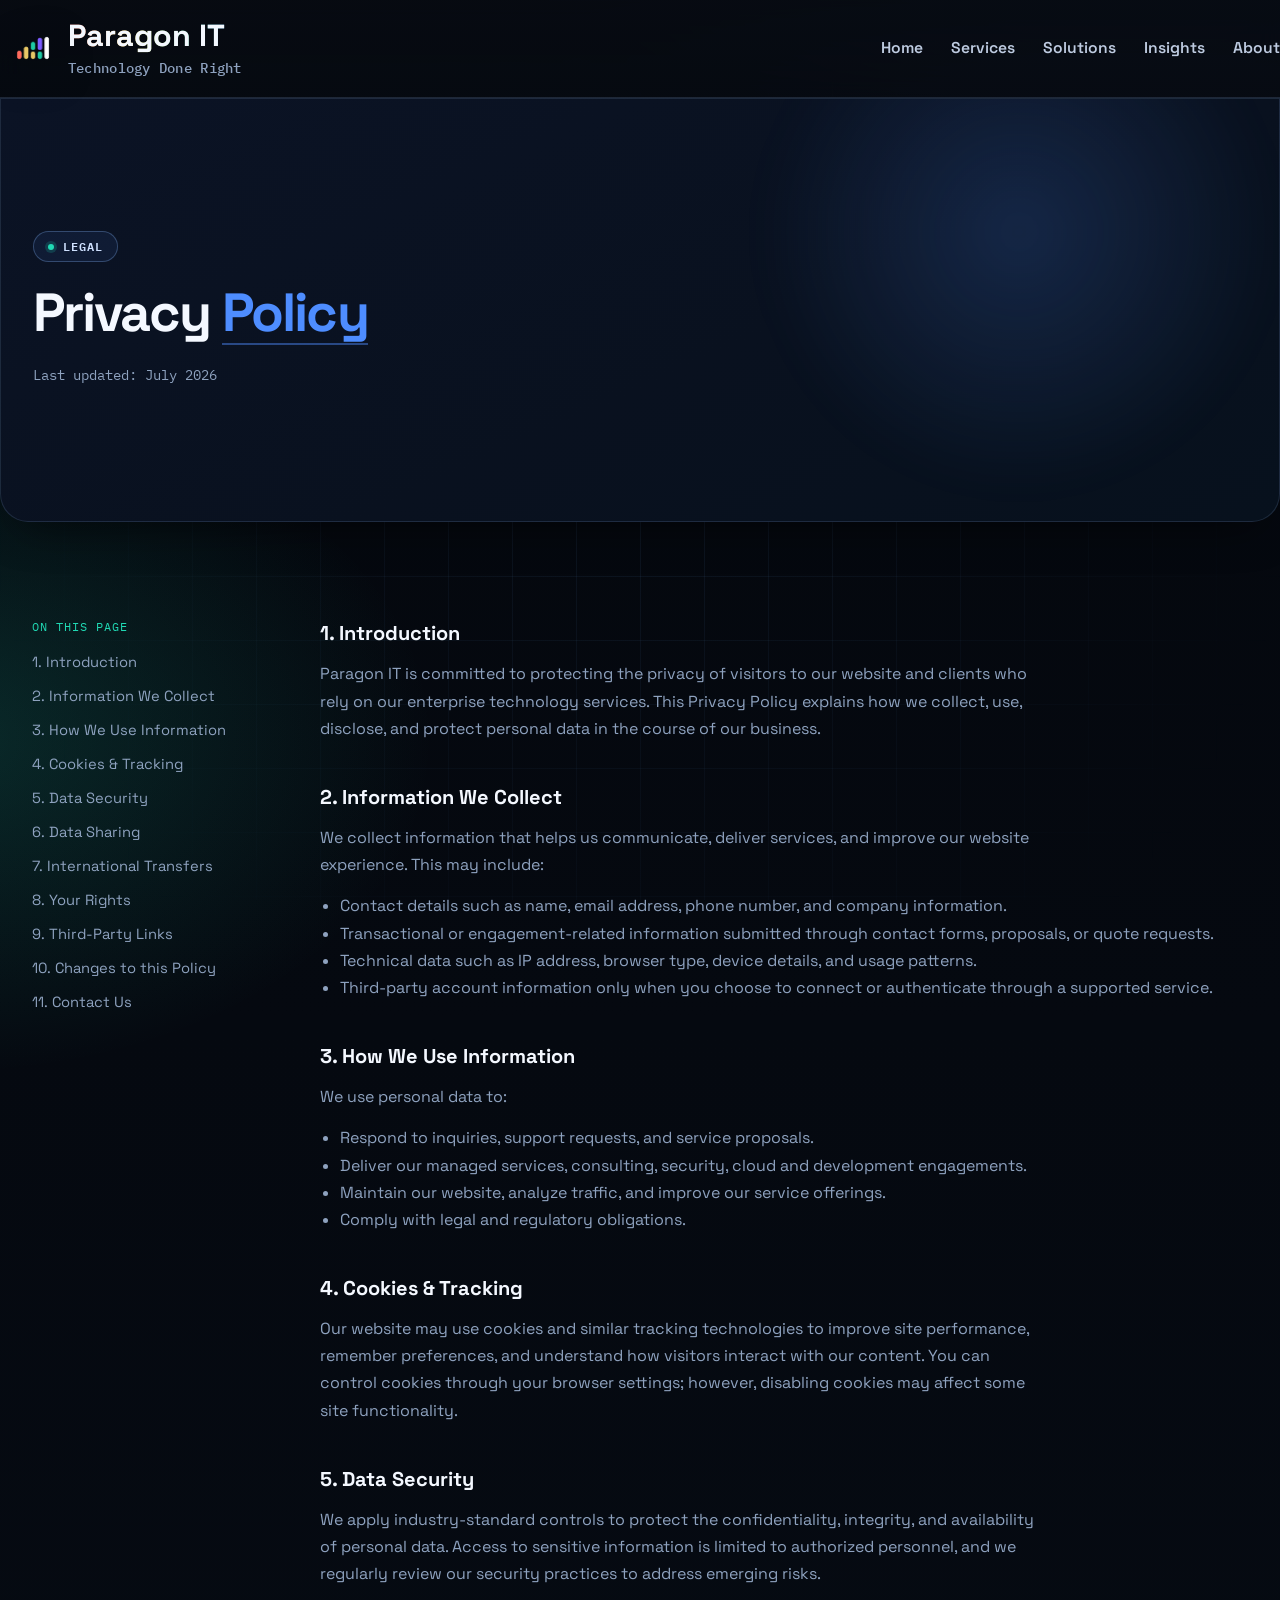
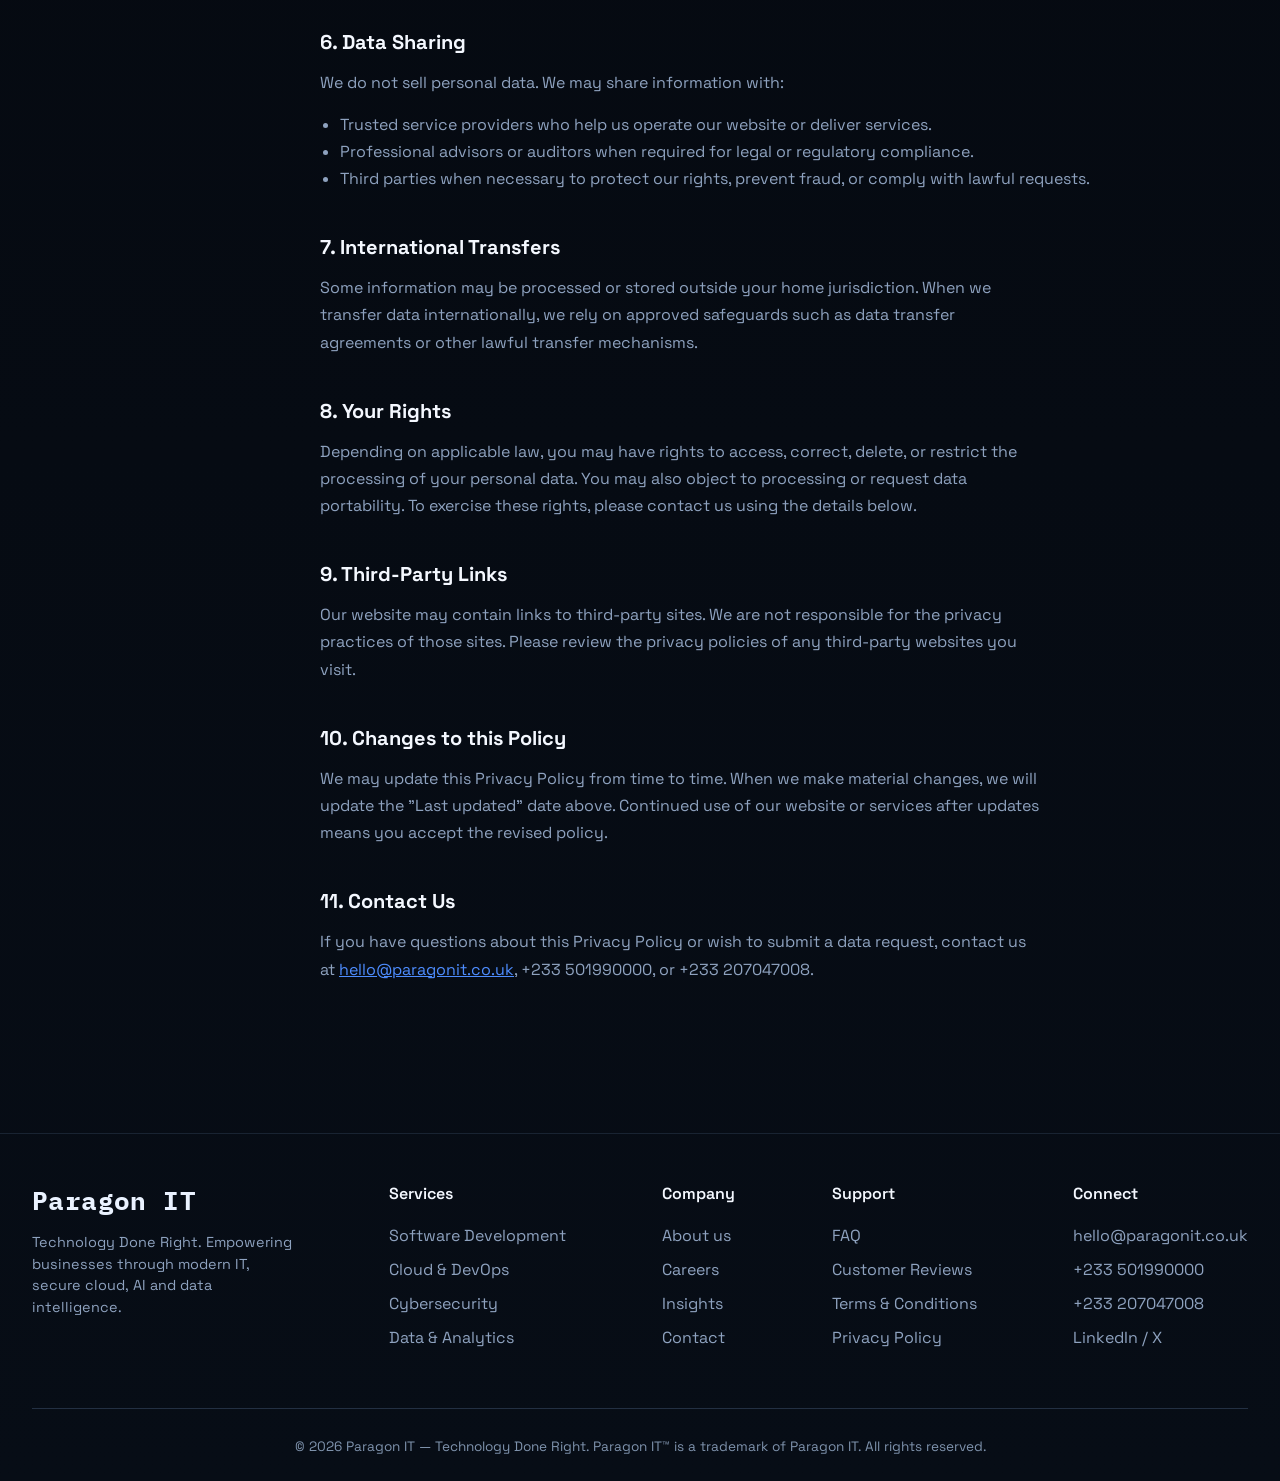
<file: privacy.html>
<!DOCTYPE html>
<html lang="en">
<head>
  <meta charset="UTF-8">
  <meta name="viewport" content="width=device-width, initial-scale=1.0, viewport-fit=cover">
  <title>Privacy Policy | Paragon IT</title>
  <meta name="description" content="Read Paragon IT’s privacy policy covering data collection, usage, security and your rights as a website visitor.">
  <link rel="canonical" href="https://paragonit.co.uk/privacy">
  <link rel="sitemap" type="application/xml" title="Sitemap" href="https://paragonit.co.uk/sitemap.xml">
  <!-- Google Fonts + Simple CSS Reset -->
  <link href="https://fonts.googleapis.com/css2?family=Space+Grotesk:wght@400;500;600;700&family=IBM+Plex+Mono:wght@500&display=swap" rel="stylesheet">
  <link rel="stylesheet" href="assets/style.css">
</head>
<body>

<!-- Header / Navigation -->
<div class="container">
  <div class="navbar">
    <div class="brand-block">
      <a href="/" class="logo-link" style="display:flex;align-items:center;gap:2px;text-decoration:none;color:inherit;">
        <img src="assets/Paragon_IT_Icon_DarkBG.png" alt="Paragon IT logo" class="site-logo">
        <div>
          <h1>Paragon IT</h1>
          <div class="slogan">Technology Done Right</div>
        </div>
      </a>
    <button class="nav-toggle" aria-label="Toggle menu" aria-expanded="false">
      <span class="hamburger"></span>
    </button>
    </div>
    <ul class="nav-links">
      <li><a href="index.html">Home</a></li>
      <li><a href="index.html#services">Services</a></li>
      <li><a href="index.html#solutions-list">Solutions</a></li>
      <li><a href="index.html#insights">Insights</a></li>
      <li><a href="about.html">About</a></li>
    </ul>
  </div>
</div>

<!-- Hero Section -->
<section class="hero">
  <div class="container hero-grid">
    <div class="hero-content">
      <div class="hero-badge"><span class="badge-dot"></span>Legal</div>
      <h1>Privacy <span>Policy</span></h1>
      <p class="hero-desc legal-updated">Last updated: July 2026</p>
    </div>
  </div>
</section>

<!-- Legal content -->
<section class="section" id="privacy">
  <div class="container">
    <div class="legal-layout">
      <nav class="legal-toc" aria-label="Privacy policy sections">
        <div class="legal-toc-label">On this page</div>
        <ul>
          <li><a href="#introduction">1. Introduction</a></li>
          <li><a href="#information-we-collect">2. Information We Collect</a></li>
          <li><a href="#how-we-use-information">3. How We Use Information</a></li>
          <li><a href="#cookies">4. Cookies & Tracking</a></li>
          <li><a href="#data-security">5. Data Security</a></li>
          <li><a href="#data-sharing">6. Data Sharing</a></li>
          <li><a href="#international-transfers">7. International Transfers</a></li>
          <li><a href="#your-rights">8. Your Rights</a></li>
          <li><a href="#third-party-links">9. Third-Party Links</a></li>
          <li><a href="#changes">10. Changes to this Policy</a></li>
          <li><a href="#contact">11. Contact Us</a></li>
        </ul>
      </nav>

      <div class="legal-body">
        <h3 id="introduction">1. Introduction</h3>
        <p>Paragon IT is committed to protecting the privacy of visitors to our website and clients who rely on our enterprise technology services. This Privacy Policy explains how we collect, use, disclose, and protect personal data in the course of our business.</p>

        <h3 id="information-we-collect">2. Information We Collect</h3>
        <p>We collect information that helps us communicate, deliver services, and improve our website experience. This may include:</p>
        <ul>
          <li>Contact details such as name, email address, phone number, and company information.</li>
          <li>Transactional or engagement-related information submitted through contact forms, proposals, or quote requests.</li>
          <li>Technical data such as IP address, browser type, device details, and usage patterns.</li>
          <li>Third-party account information only when you choose to connect or authenticate through a supported service.</li>
        </ul>

        <h3 id="how-we-use-information">3. How We Use Information</h3>
        <p>We use personal data to:</p>
        <ul>
          <li>Respond to inquiries, support requests, and service proposals.</li>
          <li>Deliver our managed services, consulting, security, cloud and development engagements.</li>
          <li>Maintain our website, analyze traffic, and improve our service offerings.</li>
          <li>Comply with legal and regulatory obligations.</li>
        </ul>

        <h3 id="cookies">4. Cookies & Tracking</h3>
        <p>Our website may use cookies and similar tracking technologies to improve site performance, remember preferences, and understand how visitors interact with our content. You can control cookies through your browser settings; however, disabling cookies may affect some site functionality.</p>

        <h3 id="data-security">5. Data Security</h3>
        <p>We apply industry-standard controls to protect the confidentiality, integrity, and availability of personal data. Access to sensitive information is limited to authorized personnel, and we regularly review our security practices to address emerging risks.</p>

        <h3 id="data-sharing">6. Data Sharing</h3>
        <p>We do not sell personal data. We may share information with:</p>
        <ul>
          <li>Trusted service providers who help us operate our website or deliver services.</li>
          <li>Professional advisors or auditors when required for legal or regulatory compliance.</li>
          <li>Third parties when necessary to protect our rights, prevent fraud, or comply with lawful requests.</li>
        </ul>

        <h3 id="international-transfers">7. International Transfers</h3>
        <p>Some information may be processed or stored outside your home jurisdiction. When we transfer data internationally, we rely on approved safeguards such as data transfer agreements or other lawful transfer mechanisms.</p>

        <h3 id="your-rights">8. Your Rights</h3>
        <p>Depending on applicable law, you may have rights to access, correct, delete, or restrict the processing of your personal data. You may also object to processing or request data portability. To exercise these rights, please contact us using the details below.</p>

        <h3 id="third-party-links">9. Third-Party Links</h3>
        <p>Our website may contain links to third-party sites. We are not responsible for the privacy practices of those sites. Please review the privacy policies of any third-party websites you visit.</p>

        <h3 id="changes">10. Changes to this Policy</h3>
        <p>We may update this Privacy Policy from time to time. When we make material changes, we will update the "Last updated" date above. Continued use of our website or services after updates means you accept the revised policy.</p>

        <h3 id="contact">11. Contact Us</h3>
        <p>If you have questions about this Privacy Policy or wish to submit a data request, contact us at <a href="mailto:hello@paragonit.co.uk" style="color:var(--primary);">hello@paragonit.co.uk</a>, +233 501990000, or +233 207047008.</p>
      </div>
    </div>
  </div>
</section>

<!-- Footer -->
<footer id="footer">
  <div class="container">
    <div class="footer-grid">
      <div class="footer-col">
        <h3 style="color:rgb(13, 13, 13); font-size: 1.6rem;">Paragon IT</h3>
        <p>Technology Done Right. Empowering businesses through modern IT, secure cloud, AI and data intelligence.</p>
      </div>
      <div class="footer-col">
        <h4>Services</h4>
        <ul class="footer-links">
          <li><a href="index.html#services">Software Development</a></li>
          <li><a href="index.html#services">Cloud & DevOps</a></li>
          <li><a href="index.html#services">Cybersecurity</a></li>
          <li><a href="index.html#services">Data & Analytics</a></li>
        </ul>
      </div>
      <div class="footer-col">
        <h4>Company</h4>
        <ul class="footer-links">
          <li><a href="about.html">About us</a></li>
          <li><a href="#">Careers</a></li>
          <li><a href="index.html#insights">Insights</a></li>
          <li><a href="about.html#contact">Contact</a></li>
        </ul>
      </div>
      <div class="footer-col">
        <h4>Support</h4>
        <ul class="footer-links">
          <li><a href="faq.html">FAQ</a></li>
          <li><a href="reviews.html">Customer Reviews</a></li>
          <li><a href="terms.html">Terms & Conditions</a></li>
          <li><a href="privacy.html">Privacy Policy</a></li>
        </ul>
      </div>
      <div class="footer-col">
        <h4>Connect</h4>
        <ul class="footer-links">
          <li><a href="mailto:hello@paragonit.co.uk">hello@paragonit.co.uk</a></li>
          <li><a href="tel:+233501990000">+233 501990000</a></li>
          <li><a href="tel:+233207047008">+233 207047008</a></li>
          <li><a href="#">LinkedIn / X</a></li>
        </ul>
      </div>
    </div>
    <div class="copyright">
      © 2025 Paragon IT — Technology Done Right. Paragon IT™ is a trademark of Paragon IT. All rights reserved.
    </div>
  </div>
</footer>

<script>
  document.querySelectorAll('a[href^="#"]').forEach(anchor => {
    anchor.addEventListener('click', function(e) {
      const targetId = this.getAttribute('href');
      if(targetId === "#" || targetId === "") return;
      const targetElem = document.querySelector(targetId);
      if(targetElem) {
        e.preventDefault();
        const navbar = document.querySelector('.navbar');
        const navHeight = navbar ? navbar.offsetHeight : 0;
        const extra = window.matchMedia('(max-width:800px)').matches ? 12 : 24;
        const offset = navHeight + extra;
        const top = targetElem.getBoundingClientRect().top + window.pageYOffset - offset;
        window.scrollTo({ top, behavior: 'smooth' });
        if(history.replaceState) history.replaceState(null, '', targetId);
      }
    });
  });
  const copyright = document.querySelector('.copyright');
  if(copyright) {
    const year = new Date().getFullYear();
    copyright.innerHTML = copyright.innerHTML.replace('2025', year);
  }
  (function(){
    const navbar = document.querySelector('.navbar');
    function updateBodyPaddingAndElev(){
      if(!navbar) return;
      const h = navbar.offsetHeight || 72;
      document.body.style.paddingTop = h + 'px';
      if(window.pageYOffset > 8) navbar.classList.add('fixed-elev'); else navbar.classList.remove('fixed-elev');
    }
    updateBodyPaddingAndElev();
    window.addEventListener('resize', () => updateBodyPaddingAndElev());
    window.addEventListener('scroll', () => updateBodyPaddingAndElev());
    const navToggle = document.querySelector('.nav-toggle');
    if(navToggle){
      navToggle.addEventListener('click', function(){
        const open = navbar.classList.toggle('nav-open');
        navToggle.setAttribute('aria-expanded', open ? 'true' : 'false');
        document.body.style.overflow = open ? 'hidden' : '';
        setTimeout(updateBodyPaddingAndElev, 50);
      });
      document.querySelectorAll('.nav-links a[href^="#"]').forEach(a => {
        a.addEventListener('click', () => {
          navbar.classList.remove('nav-open');
          navToggle.setAttribute('aria-expanded', 'false');
          document.body.style.overflow = '';
        });
      });
    }
  })();
</script>
</body>
</html>
</file>
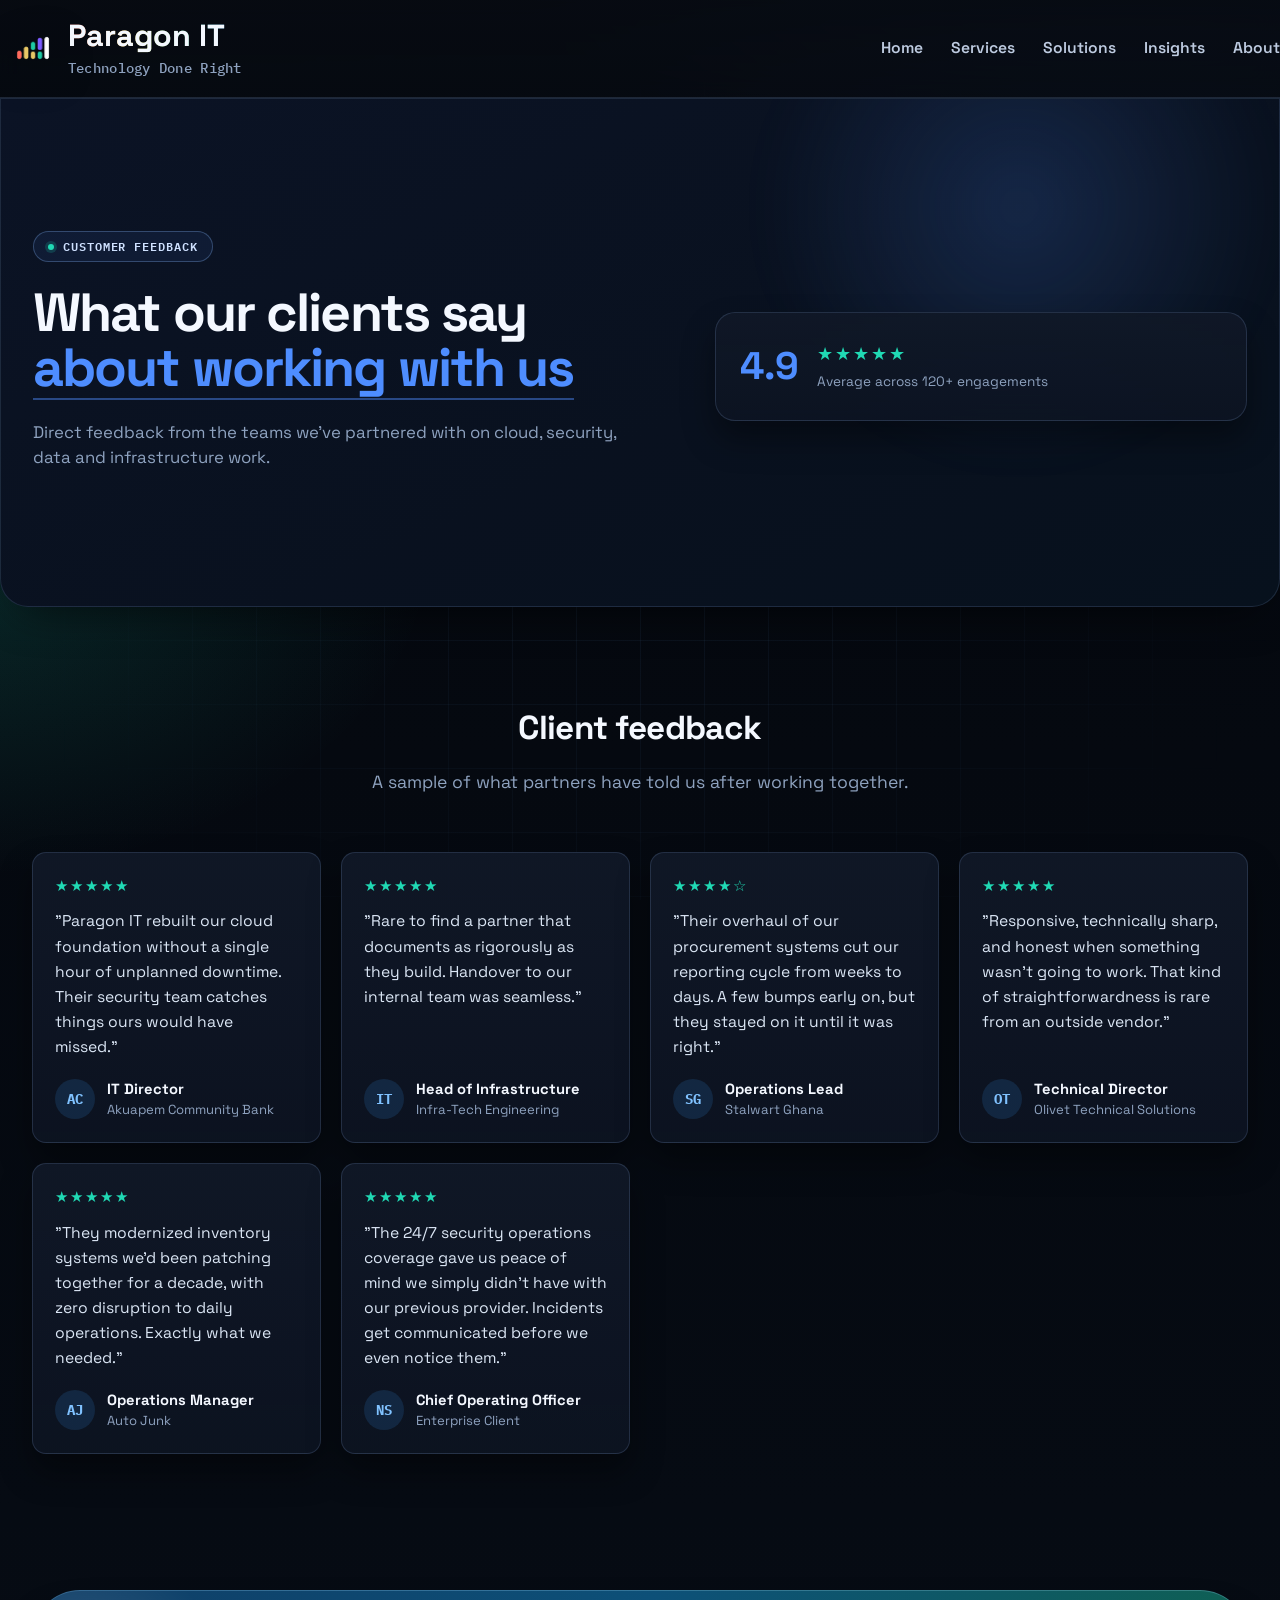
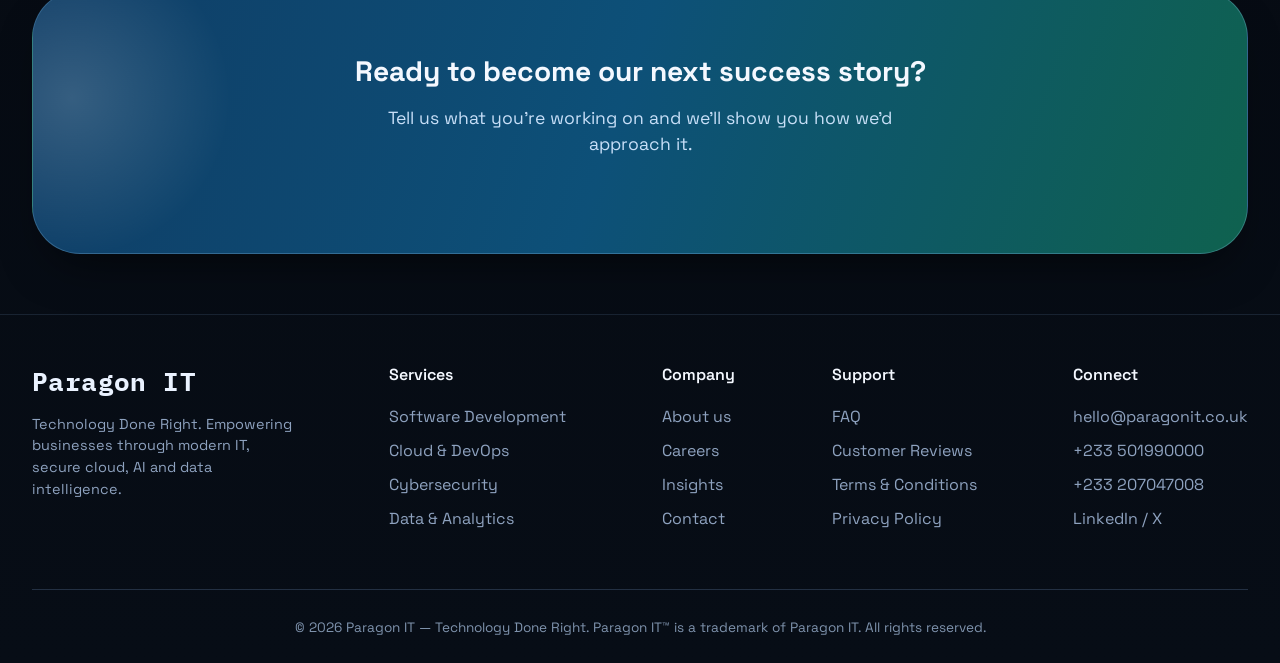
<file: reviews.html>
<!DOCTYPE html>
<html lang="en">
<head>
  <meta charset="UTF-8">
  <meta name="viewport" content="width=device-width, initial-scale=1.0, viewport-fit=cover">
  <title>Customer Reviews | Paragon IT</title>
  <meta name="description" content="See client reviews and feedback on Paragon IT’s cloud, security, data and infrastructure services.">
  <link rel="canonical" href="https://paragonit.co.uk/reviews">
  <link rel="sitemap" type="application/xml" title="Sitemap" href="https://paragonit.co.uk/sitemap.xml">
  <!-- Google Fonts + Simple CSS Reset -->
  <link href="https://fonts.googleapis.com/css2?family=Space+Grotesk:wght@400;500;600;700&family=IBM+Plex+Mono:wght@500&display=swap" rel="stylesheet">
  <link rel="stylesheet" href="assets/style.css">
</head>
<body>

<!-- Header / Navigation -->
<div class="container">
  <div class="navbar">
    <div class="brand-block">
      <a href="/" class="logo-link" style="display:flex;align-items:center;gap:2px;text-decoration:none;color:inherit;">
        <img src="assets/Paragon_IT_Icon_DarkBG.png" alt="Paragon IT logo" class="site-logo">
        <div>
          <h1>Paragon IT</h1>
          <div class="slogan">Technology Done Right</div>
        </div>
      </a>
    <button class="nav-toggle" aria-label="Toggle menu" aria-expanded="false">
      <span class="hamburger"></span>
    </button>
    </div>
    <ul class="nav-links">
      <li><a href="index.html">Home</a></li>
      <li><a href="index.html#services">Services</a></li>
      <li><a href="index.html#solutions-list">Solutions</a></li>
      <li><a href="index.html#insights">Insights</a></li>
      <li><a href="about.html">About</a></li>
    </ul>
  </div>
</div>

<!-- Hero Section -->
<section class="hero">
  <div class="container hero-grid">
    <div class="hero-content">
      <div class="hero-badge"><span class="badge-dot"></span>Customer Feedback</div>
      <h1>What our clients say <span>about working with us</span></h1>
      <p class="hero-desc">Direct feedback from the teams we've partnered with on cloud, security, data and infrastructure work.</p>
    </div>
    <div class="hero-stats">
      <div class="rating-summary">
        <div class="rating-number">4.9</div>
        <div>
          <div class="rating-stars">★★★★★</div>
          <div class="rating-caption">Average across 120+ engagements</div>
        </div>
      </div>
    </div>
  </div>
</section>

<!-- Reviews -->
<section class="section" id="reviews">
  <div class="container">
    <div class="section-header">
      <h2>Client feedback</h2>
      <p>A sample of what partners have told us after working together.</p>
    </div>
    <div class="reviews-grid">
      <div class="review-card">
        <div class="review-stars">★★★★★</div>
        <p class="review-quote">"Paragon IT rebuilt our cloud foundation without a single hour of unplanned downtime. Their security team catches things ours would have missed."</p>
        <div class="review-author">
          <div class="review-avatar">AC</div>
          <div>
            <div class="review-name">IT Director</div>
            <div class="review-role">Akuapem Community Bank</div>
          </div>
        </div>
      </div>
      <div class="review-card">
        <div class="review-stars">★★★★★</div>
        <p class="review-quote">"Rare to find a partner that documents as rigorously as they build. Handover to our internal team was seamless."</p>
        <div class="review-author">
          <div class="review-avatar">IT</div>
          <div>
            <div class="review-name">Head of Infrastructure</div>
            <div class="review-role">Infra-Tech Engineering</div>
          </div>
        </div>
      </div>
      <div class="review-card">
        <div class="review-stars">★★★★☆</div>
        <p class="review-quote">"Their overhaul of our procurement systems cut our reporting cycle from weeks to days. A few bumps early on, but they stayed on it until it was right."</p>
        <div class="review-author">
          <div class="review-avatar">SG</div>
          <div>
            <div class="review-name">Operations Lead</div>
            <div class="review-role">Stalwart Ghana</div>
          </div>
        </div>
      </div>
      <div class="review-card">
        <div class="review-stars">★★★★★</div>
        <p class="review-quote">"Responsive, technically sharp, and honest when something wasn't going to work. That kind of straightforwardness is rare from an outside vendor."</p>
        <div class="review-author">
          <div class="review-avatar">OT</div>
          <div>
            <div class="review-name">Technical Director</div>
            <div class="review-role">Olivet Technical Solutions</div>
          </div>
        </div>
      </div>
      <div class="review-card">
        <div class="review-stars">★★★★★</div>
        <p class="review-quote">"They modernized inventory systems we'd been patching together for a decade, with zero disruption to daily operations. Exactly what we needed."</p>
        <div class="review-author">
          <div class="review-avatar">AJ</div>
          <div>
            <div class="review-name">Operations Manager</div>
            <div class="review-role">Auto Junk</div>
          </div>
        </div>
      </div>
      <div class="review-card">
        <div class="review-stars">★★★★★</div>
        <p class="review-quote">"The 24/7 security operations coverage gave us peace of mind we simply didn't have with our previous provider. Incidents get communicated before we even notice them."</p>
        <div class="review-author">
          <div class="review-avatar">NS</div>
          <div>
            <div class="review-name">Chief Operating Officer</div>
            <div class="review-role">Enterprise Client</div>
          </div>
        </div>
      </div>
    </div>
  </div>
</section>

<!-- CTA Quote -->
<div class="cta-section">
  <h3>Ready to become our next success story?</h3>
  <p>Tell us what you're working on and we'll show you how we'd approach it.</p>
</div>

<!-- Footer -->
<footer id="footer">
  <div class="container">
    <div class="footer-grid">
      <div class="footer-col">
        <h3 style="color:rgb(13, 13, 13); font-size: 1.6rem;">Paragon IT</h3>
        <p>Technology Done Right. Empowering businesses through modern IT, secure cloud, AI and data intelligence.</p>
      </div>
      <div class="footer-col">
        <h4>Services</h4>
        <ul class="footer-links">
          <li><a href="index.html#services">Software Development</a></li>
          <li><a href="index.html#services">Cloud & DevOps</a></li>
          <li><a href="index.html#services">Cybersecurity</a></li>
          <li><a href="index.html#services">Data & Analytics</a></li>
        </ul>
      </div>
      <div class="footer-col">
        <h4>Company</h4>
        <ul class="footer-links">
          <li><a href="about.html">About us</a></li>
          <li><a href="#">Careers</a></li>
          <li><a href="index.html#insights">Insights</a></li>
          <li><a href="about.html#contact">Contact</a></li>
        </ul>
      </div>
      <div class="footer-col">
        <h4>Support</h4>
        <ul class="footer-links">
          <li><a href="faq.html">FAQ</a></li>
          <li><a href="reviews.html">Customer Reviews</a></li>
          <li><a href="terms.html">Terms & Conditions</a></li>
          <li><a href="privacy.html">Privacy Policy</a></li>
        </ul>
      </div>
      <div class="footer-col">
        <h4>Connect</h4>
        <ul class="footer-links">
          <li><a href="mailto:hello@paragonit.co.uk">hello@paragonit.co.uk</a></li>
          <li><a href="tel:+233501990000">+233 501990000</a></li>
          <li><a href="tel:+233207047008">+233 207047008</a></li>
          <li><a href="#">LinkedIn / X</a></li>
        </ul>
      </div>
    </div>
    <div class="copyright">
      © 2025 Paragon IT — Technology Done Right. Paragon IT™ is a trademark of Paragon IT. All rights reserved.
    </div>
  </div>
</footer>

<script>
  document.querySelectorAll('a[href^="#"]').forEach(anchor => {
    anchor.addEventListener('click', function(e) {
      const targetId = this.getAttribute('href');
      if(targetId === "#" || targetId === "") return;
      const targetElem = document.querySelector(targetId);
      if(targetElem) {
        e.preventDefault();
        const navbar = document.querySelector('.navbar');
        const navHeight = navbar ? navbar.offsetHeight : 0;
        const extra = window.matchMedia('(max-width:800px)').matches ? 12 : 24;
        const offset = navHeight + extra;
        const top = targetElem.getBoundingClientRect().top + window.pageYOffset - offset;
        window.scrollTo({ top, behavior: 'smooth' });
        if(history.replaceState) history.replaceState(null, '', targetId);
      }
    });
  });
  const copyright = document.querySelector('.copyright');
  if(copyright) {
    const year = new Date().getFullYear();
    copyright.innerHTML = copyright.innerHTML.replace('2025', year);
  }
  (function(){
    const navbar = document.querySelector('.navbar');
    function updateBodyPaddingAndElev(){
      if(!navbar) return;
      const h = navbar.offsetHeight || 72;
      document.body.style.paddingTop = h + 'px';
      if(window.pageYOffset > 8) navbar.classList.add('fixed-elev'); else navbar.classList.remove('fixed-elev');
    }
    updateBodyPaddingAndElev();
    window.addEventListener('resize', () => updateBodyPaddingAndElev());
    window.addEventListener('scroll', () => updateBodyPaddingAndElev());
    const navToggle = document.querySelector('.nav-toggle');
    if(navToggle){
      navToggle.addEventListener('click', function(){
        const open = navbar.classList.toggle('nav-open');
        navToggle.setAttribute('aria-expanded', open ? 'true' : 'false');
        document.body.style.overflow = open ? 'hidden' : '';
        setTimeout(updateBodyPaddingAndElev, 50);
      });
      document.querySelectorAll('.nav-links a[href^="#"]').forEach(a => {
        a.addEventListener('click', () => {
          if(navbar.classList.contains('nav-open')){
            navbar.classList.remove('nav-open');
            navToggle.setAttribute('aria-expanded','false');
            document.body.style.overflow = '';
            setTimeout(updateBodyPaddingAndElev, 50);
          }
        });
      });
    }
  })();
</script>
</body>
</html>
</file>
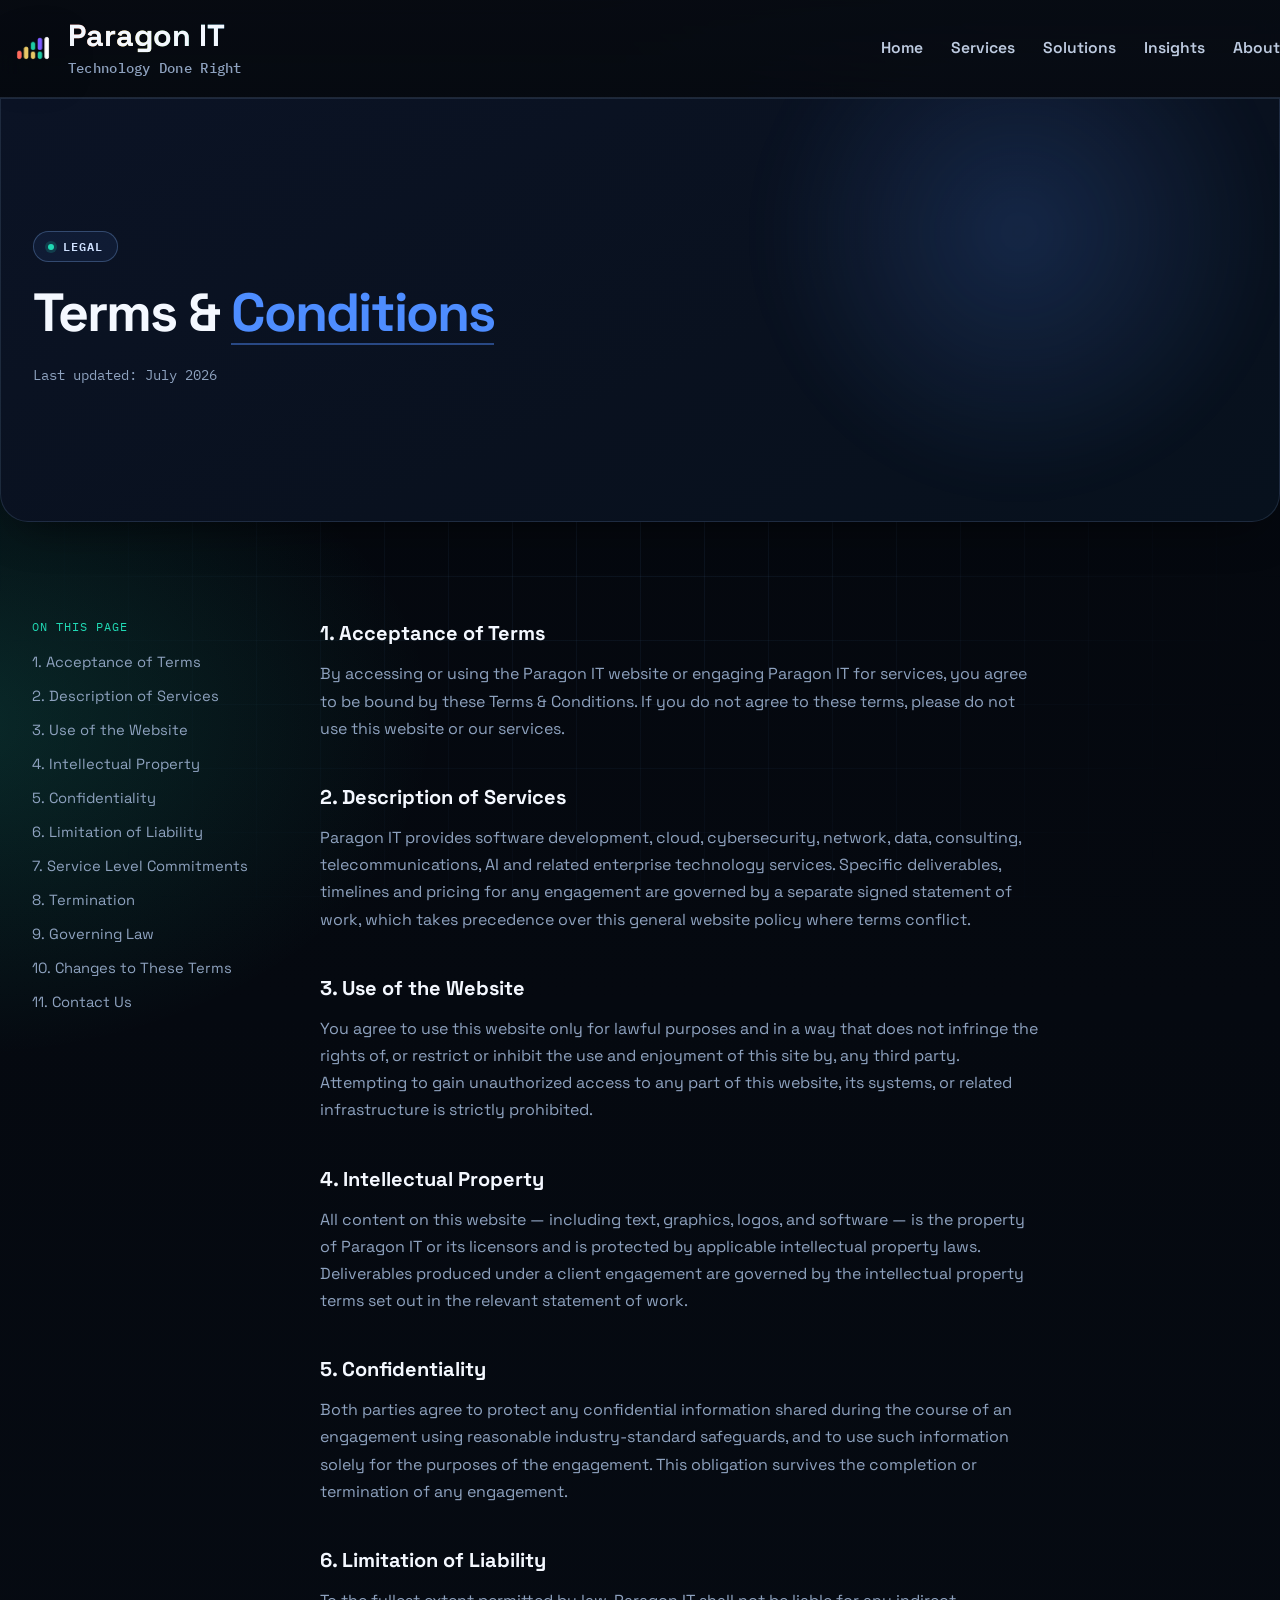
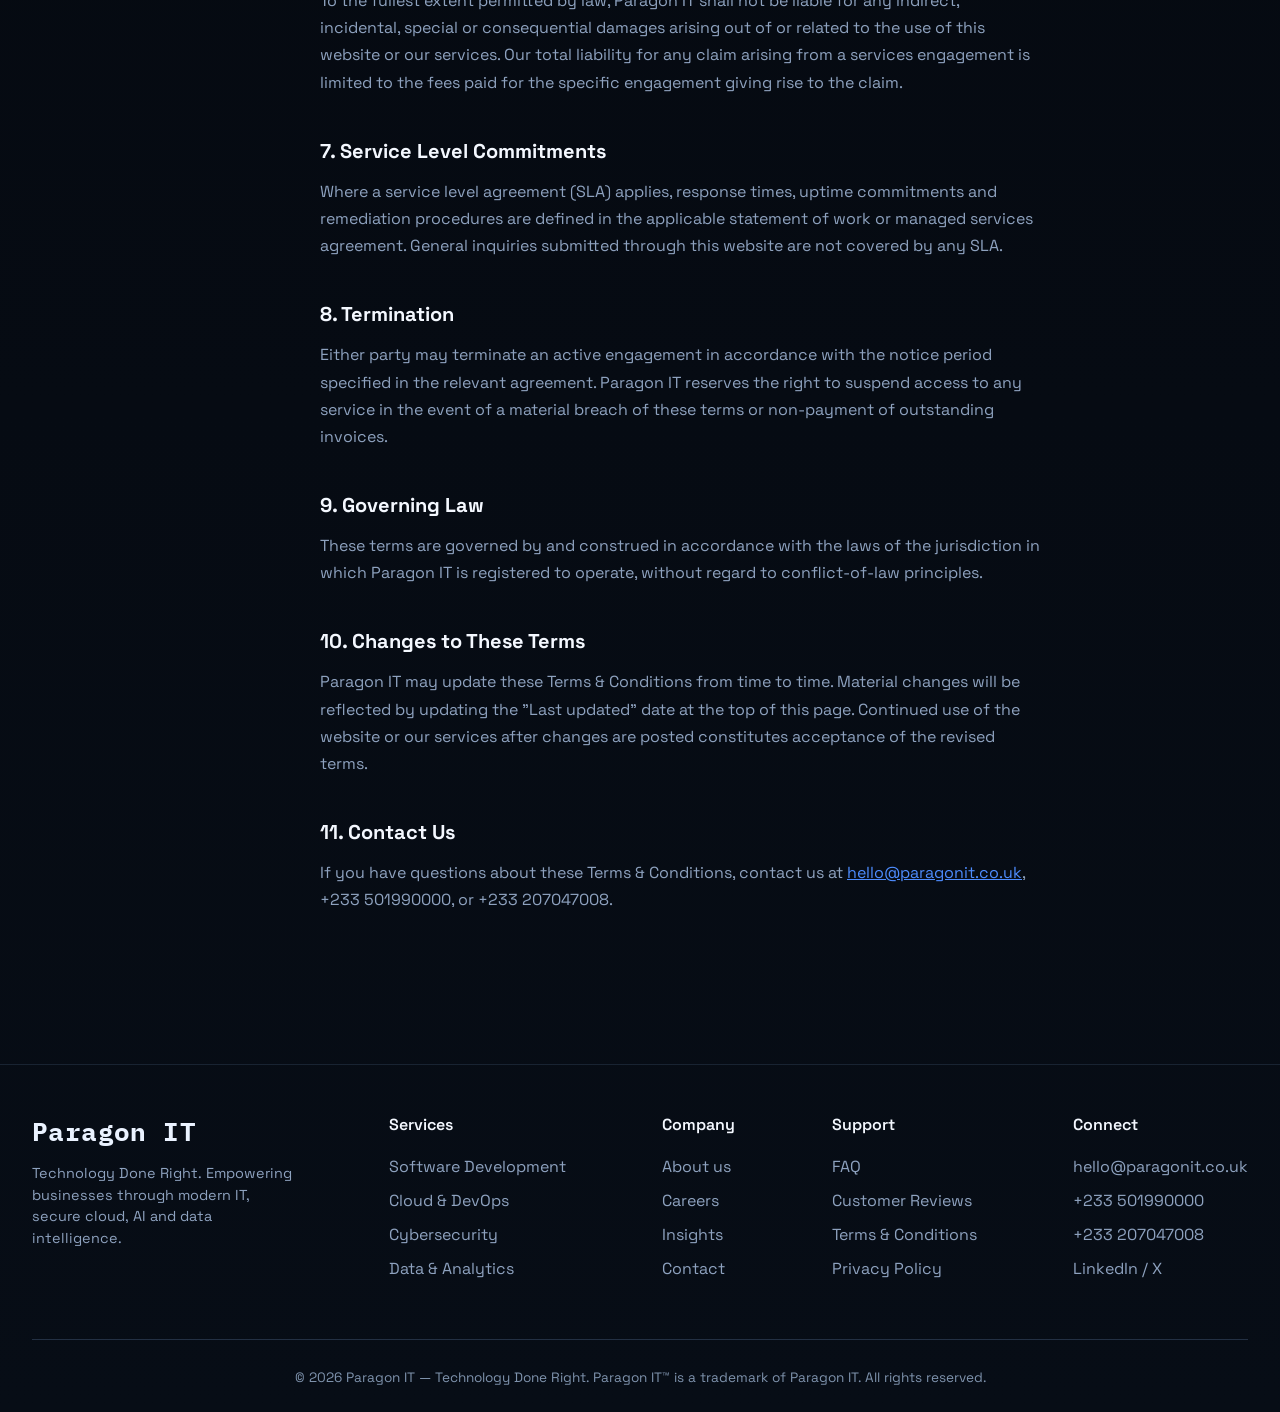
<file: terms.html>
<!DOCTYPE html>
<html lang="en">
<head>
  <meta charset="UTF-8">
  <meta name="viewport" content="width=device-width, initial-scale=1.0, viewport-fit=cover">
  <title>Terms & Conditions | Paragon IT</title>
  <meta name="description" content="Review Paragon IT’s terms and conditions covering website use, service delivery and legal responsibilities.">
  <link rel="canonical" href="https://paragonit.co.uk/terms">
  <link rel="sitemap" type="application/xml" title="Sitemap" href="https://paragonit.co.uk/sitemap.xml">
  <!-- Google Fonts + Simple CSS Reset -->
  <link href="https://fonts.googleapis.com/css2?family=Space+Grotesk:wght@400;500;600;700&family=IBM+Plex+Mono:wght@500&display=swap" rel="stylesheet">
  <link rel="stylesheet" href="assets/style.css">
</head>
<body>

<!-- Header / Navigation -->
<div class="container">
  <div class="navbar">
    <div class="brand-block">
      <a href="/" class="logo-link" style="display:flex;align-items:center;gap:2px;text-decoration:none;color:inherit;">
        <img src="assets/Paragon_IT_Icon_DarkBG.png" alt="Paragon IT logo" class="site-logo">
        <div>
          <h1>Paragon IT</h1>
          <div class="slogan">Technology Done Right</div>
        </div>
      </a>
    <button class="nav-toggle" aria-label="Toggle menu" aria-expanded="false">
      <span class="hamburger"></span>
    </button>
    </div>
    <ul class="nav-links">
      <li><a href="index.html">Home</a></li>
      <li><a href="index.html#services">Services</a></li>
      <li><a href="index.html#solutions-list">Solutions</a></li>
      <li><a href="index.html#insights">Insights</a></li>
      <li><a href="about.html">About</a></li>
    </ul>
  </div>
</div>

<!-- Hero Section -->
<section class="hero">
  <div class="container hero-grid">
    <div class="hero-content">
      <div class="hero-badge"><span class="badge-dot"></span>Legal</div>
      <h1>Terms & <span>Conditions</span></h1>
      <p class="hero-desc legal-updated">Last updated: July 2026</p>
    </div>
  </div>
</section>

<!-- Legal content -->
<section class="section" id="terms">
  <div class="container">
    <div class="legal-layout">
      <nav class="legal-toc" aria-label="Terms sections">
        <div class="legal-toc-label">On this page</div>
        <ul>
          <li><a href="#acceptance">1. Acceptance of Terms</a></li>
          <li><a href="#services-desc">2. Description of Services</a></li>
          <li><a href="#website-use">3. Use of the Website</a></li>
          <li><a href="#ip">4. Intellectual Property</a></li>
          <li><a href="#confidentiality">5. Confidentiality</a></li>
          <li><a href="#liability">6. Limitation of Liability</a></li>
          <li><a href="#sla">7. Service Level Commitments</a></li>
          <li><a href="#termination">8. Termination</a></li>
          <li><a href="#governing-law">9. Governing Law</a></li>
          <li><a href="#changes">10. Changes to These Terms</a></li>
          <li><a href="#contact">11. Contact Us</a></li>
        </ul>
      </nav>
      <div class="legal-body">
        <h3 id="acceptance">1. Acceptance of Terms</h3>
        <p>By accessing or using the Paragon IT website or engaging Paragon IT for services, you agree to be bound by these Terms & Conditions. If you do not agree to these terms, please do not use this website or our services.</p>

        <h3 id="services-desc">2. Description of Services</h3>
        <p>Paragon IT provides software development, cloud, cybersecurity, network, data, consulting, telecommunications, AI and related enterprise technology services. Specific deliverables, timelines and pricing for any engagement are governed by a separate signed statement of work, which takes precedence over this general website policy where terms conflict.</p>

        <h3 id="website-use">3. Use of the Website</h3>
        <p>You agree to use this website only for lawful purposes and in a way that does not infringe the rights of, or restrict or inhibit the use and enjoyment of this site by, any third party. Attempting to gain unauthorized access to any part of this website, its systems, or related infrastructure is strictly prohibited.</p>

        <h3 id="ip">4. Intellectual Property</h3>
        <p>All content on this website — including text, graphics, logos, and software — is the property of Paragon IT or its licensors and is protected by applicable intellectual property laws. Deliverables produced under a client engagement are governed by the intellectual property terms set out in the relevant statement of work.</p>

        <h3 id="confidentiality">5. Confidentiality</h3>
        <p>Both parties agree to protect any confidential information shared during the course of an engagement using reasonable industry-standard safeguards, and to use such information solely for the purposes of the engagement. This obligation survives the completion or termination of any engagement.</p>

        <h3 id="liability">6. Limitation of Liability</h3>
        <p>To the fullest extent permitted by law, Paragon IT shall not be liable for any indirect, incidental, special or consequential damages arising out of or related to the use of this website or our services. Our total liability for any claim arising from a services engagement is limited to the fees paid for the specific engagement giving rise to the claim.</p>

        <h3 id="sla">7. Service Level Commitments</h3>
        <p>Where a service level agreement (SLA) applies, response times, uptime commitments and remediation procedures are defined in the applicable statement of work or managed services agreement. General inquiries submitted through this website are not covered by any SLA.</p>

        <h3 id="termination">8. Termination</h3>
        <p>Either party may terminate an active engagement in accordance with the notice period specified in the relevant agreement. Paragon IT reserves the right to suspend access to any service in the event of a material breach of these terms or non-payment of outstanding invoices.</p>

        <h3 id="governing-law">9. Governing Law</h3>
        <p>These terms are governed by and construed in accordance with the laws of the jurisdiction in which Paragon IT is registered to operate, without regard to conflict-of-law principles.</p>

        <h3 id="changes">10. Changes to These Terms</h3>
        <p>Paragon IT may update these Terms & Conditions from time to time. Material changes will be reflected by updating the "Last updated" date at the top of this page. Continued use of the website or our services after changes are posted constitutes acceptance of the revised terms.</p>

        <h3 id="contact">11. Contact Us</h3>
        <p>If you have questions about these Terms & Conditions, contact us at <a href="mailto:hello@paragonit.co.uk" style="color:var(--primary);">hello@paragonit.co.uk</a>, +233 501990000, or +233 207047008.</p>
      </div>
    </div>
  </div>
</section>

<!-- Footer -->
<footer id="footer">
  <div class="container">
    <div class="footer-grid">
      <div class="footer-col">
        <h3 style="color:rgb(13, 13, 13); font-size: 1.6rem;">Paragon IT</h3>
        <p>Technology Done Right. Empowering businesses through modern IT, secure cloud, AI and data intelligence.</p>
      </div>
      <div class="footer-col">
        <h4>Services</h4>
        <ul class="footer-links">
          <li><a href="index.html#services">Software Development</a></li>
          <li><a href="index.html#services">Cloud & DevOps</a></li>
          <li><a href="index.html#services">Cybersecurity</a></li>
          <li><a href="index.html#services">Data & Analytics</a></li>
        </ul>
      </div>
      <div class="footer-col">
        <h4>Company</h4>
        <ul class="footer-links">
          <li><a href="about.html">About us</a></li>
          <li><a href="#">Careers</a></li>
          <li><a href="index.html#insights">Insights</a></li>
          <li><a href="about.html#contact">Contact</a></li>
        </ul>
      </div>
      <div class="footer-col">
        <h4>Support</h4>
        <ul class="footer-links">
          <li><a href="faq.html">FAQ</a></li>
          <li><a href="reviews.html">Customer Reviews</a></li>
          <li><a href="terms.html">Terms & Conditions</a></li>
          <li><a href="privacy.html">Privacy Policy</a></li>
        </ul>
      </div>
      <div class="footer-col">
        <h4>Connect</h4>
        <ul class="footer-links">
          <li><a href="mailto:hello@paragonit.co.uk">hello@paragonit.co.uk</a></li>
          <li><a href="tel:+233501990000">+233 501990000</a></li>
          <li><a href="tel:+233207047008">+233 207047008</a></li>
          <li><a href="#">LinkedIn / X</a></li>
        </ul>
      </div>
    </div>
    <div class="copyright">
      © 2025 Paragon IT — Technology Done Right. Paragon IT™ is a trademark of Paragon IT. All rights reserved.
    </div>
  </div>
</footer>

<script>
  document.querySelectorAll('a[href^="#"]').forEach(anchor => {
    anchor.addEventListener('click', function(e) {
      const targetId = this.getAttribute('href');
      if(targetId === "#" || targetId === "") return;
      const targetElem = document.querySelector(targetId);
      if(targetElem) {
        e.preventDefault();
        const navbar = document.querySelector('.navbar');
        const navHeight = navbar ? navbar.offsetHeight : 0;
        const extra = window.matchMedia('(max-width:800px)').matches ? 12 : 24;
        const offset = navHeight + extra;
        const top = targetElem.getBoundingClientRect().top + window.pageYOffset - offset;
        window.scrollTo({ top, behavior: 'smooth' });
        if(history.replaceState) history.replaceState(null, '', targetId);
      }
    });
  });
  const copyright = document.querySelector('.copyright');
  if(copyright) {
    const year = new Date().getFullYear();
    copyright.innerHTML = copyright.innerHTML.replace('2025', year);
  }
  (function(){
    const navbar = document.querySelector('.navbar');
    function updateBodyPaddingAndElev(){
      if(!navbar) return;
      const h = navbar.offsetHeight || 72;
      document.body.style.paddingTop = h + 'px';
      if(window.pageYOffset > 8) navbar.classList.add('fixed-elev'); else navbar.classList.remove('fixed-elev');
    }
    updateBodyPaddingAndElev();
    window.addEventListener('resize', () => updateBodyPaddingAndElev());
    window.addEventListener('scroll', () => updateBodyPaddingAndElev());
    const navToggle = document.querySelector('.nav-toggle');
    if(navToggle){
      navToggle.addEventListener('click', function(){
        const open = navbar.classList.toggle('nav-open');
        navToggle.setAttribute('aria-expanded', open ? 'true' : 'false');
        document.body.style.overflow = open ? 'hidden' : '';
        setTimeout(updateBodyPaddingAndElev, 50);
      });
      document.querySelectorAll('.nav-links a[href^="#"]').forEach(a => {
        a.addEventListener('click', () => {
          if(navbar.classList.contains('nav-open')){
            navbar.classList.remove('nav-open');
            navToggle.setAttribute('aria-expanded','false');
            document.body.style.overflow = '';
            setTimeout(updateBodyPaddingAndElev, 50);
          }
        });
      });
    }
  })();
</script>
</body>
</html>
</file>
<file: assets/style.css>
* {
  margin: 0;
  padding: 0;
  box-sizing: border-box;
}

img {
  max-width: 100%;
  height: auto;
  display: block;
}

body {
  font-family: 'Space Grotesk', sans-serif;
  background-color: var(--bg);
  color: var(--text-strong);
  line-height: 1.5;
  scroll-behavior: smooth;
}

/* Dark / Enterprise Tech Color Variables */
:root{
  --bg: #04070d;
  --surface: #0b1220;
  --surface-2: #111d31;
  --muted: #8ea2bf;
  --primary: #4e8dff;
  --accent: #20d9b4;
  --neon: #6ed8ff;
  --grid-line: rgba(121, 183, 255, 0.12);
  --glass: rgba(78, 141, 255, 0.14);
  --glass-2: rgba(78, 141, 255, 0.08);
  --card-shadow: 0 26px 56px -26px rgba(0, 0, 0, 0.9);
  --bg-alt: #08111f;
  --text-strong: #f4f8ff;
  color-scheme: dark;
}
.container {
  max-width: 1280px;
  margin: 0 auto;
  padding: 0 32px;
}

/* Header / Nav */
.navbar {
  display: flex;
  align-items: center;
  justify-content: space-between;
  flex-wrap: wrap;
  padding: 14px 0;
  gap: 20px;
  background: linear-gradient(180deg, rgba(14,49,71,0.02), transparent);
  border-bottom: 1px solid rgba(14,49,71,0.04);
  backdrop-filter: blur(4px);
  position: fixed;
  left: 0;
  right: 0;
  top: 0;
  width: 100%;
  z-index: 1200;
  transition: box-shadow 0.18s ease, background 0.18s ease, padding 0.12s ease;
}

/* When navbar is fixed at top it should have slightly more contrast */
.navbar.fixed-elev {
  box-shadow: 0 10px 30px rgba(14,49,71,0.08);
  background: linear-gradient(180deg, rgba(255,255,255,0.98), rgba(255,255,255,0.95));
  border-bottom-color: rgba(14,49,71,0.06);
}

.logo-area {
  display: flex;
  align-items: baseline;
  gap: 8px;
  flex-wrap: wrap;
}

.logo-icon {
  font-weight: 800;
  font-size: 1.8rem;
  letter-spacing: -0.5px;
  background: linear-gradient(135deg, var(--primary) 0%, var(--accent) 100%);
  background-clip: text;
  -webkit-background-clip: text;
  color: transparent;
}

.logo-sub {
  font-weight: 500;
  font-size: 0.85rem;
  color: #2C9E8A;
  letter-spacing: 0.3px;
  border-left: 2px solid #2C9E8A;
  padding-left: 10px;
}

.site-logo {
  height: 56px;
  width: auto;
  display: inline-block;
  vertical-align: middle;
  filter: drop-shadow(0 6px 18px rgba(14,49,71,0.06));
}

/* imitation of the attached PNG style: "Paragon IT" + slogan */
.brand-block h1 {
  font-size: 1.9rem;
  font-weight: 800;
  color: #0B2B40;
  line-height: 1.2;
  margin: 0;
  background: linear-gradient(90deg, #e45756 0%, #ffd24a 33%, #35c07a 66%, var(--primary) 100%);
  -webkit-background-clip: text;
  background-clip: text;
  color: transparent;
  text-shadow: 0 4px 18px rgba(14,49,71,0.04);
}
.brand-block .slogan {
  font-size: 0.85rem;
  font-weight: 500;
  color: var(--accent);
  letter-spacing: 0.3px;
  margin-top: 4px;
}

.nav-links {
  display: flex;
  gap: 28px;
  list-style: none;
  font-weight: 600;
}
.nav-toggle{ display:none; background:transparent; border:0; cursor:pointer; padding:8px; border-radius:8px; }
.nav-toggle .hamburger{ width:22px; height:2px; background:var(--text-strong); display:block; position:relative; }
.nav-toggle .hamburger::before, .nav-toggle .hamburger::after{ content:''; display:block; height:2px; background:var(--text-strong); position:absolute; left:0; right:0; }
.nav-toggle .hamburger::before{ top:-6px; }
.nav-toggle .hamburger::after{ top:6px; }
.nav-links a {
  text-decoration: none;
  color: #0B2B40;
  transition: color 0.15s;
  font-size: 0.98rem;
  opacity: 0.95;
}
.nav-links a:hover {
  color: var(--primary);
}
.nav-links a.active {
  color: var(--primary);
  font-weight: 800;
}
.nav-links a.active::after{
  content: '';
  display: block;
  height: 3px;
  background: linear-gradient(90deg,var(--primary),var(--accent));
  border-radius: 4px;
  margin-top: 8px;
  width: 60%;
  margin-left: 20%;
}
.nav-links a.btn-outline.active {
  color: #d9e8ff;
}
.nav-links a.btn-outline.active::after {
  content: none;
}
.btn-outline {
  border: 1.5px solid rgba(30,111,159,0.12);
  background: transparent;
  padding: 8px 18px;
  border-radius: 40px;
  font-weight: 700;
  color: var(--primary);
  transition: all 0.18s ease;
}
.btn-outline:hover {
  background: var(--primary);
  color: white;
  box-shadow: var(--card-shadow);
}

/* Hero Section */
.hero {
  padding: 80px 0 70px;
  background: linear-gradient(160deg, var(--bg-alt) 0%, var(--bg) 100%);
  border-radius: 0 0 28px 28px;
  border: 1px solid rgba(14,49,71,0.03);
  box-shadow: 0 20px 40px -24px rgba(14,49,71,0.06);
}
.hero-grid {
  display: flex;
  flex-wrap: wrap;
  align-items: center;
  justify-content: space-between;
  gap: 40px;
}
.hero-content {
  flex: 1.2;
}
.hero-badge {
  background: var(--primary);
  color: white;
  display: inline-block;
  padding: 6px 14px;
  border-radius: 40px;
  font-size: 0.8rem;
  font-weight: 700;
  margin-bottom: 24px;
  border: 1px solid rgba(30,111,159,0.08);
}
.hero-content h1 {
  font-size: 3.0rem;
  font-weight: 800;
  line-height: 1.08;
  margin-bottom: 20px;
  color: #0B2B40;
}
.hero-content h1 span {
  color: var(--primary);
  border-bottom: 3px solid rgba(44,158,138,0.12);
}
.hero-desc {
  font-size: 1.05rem;
  color: var(--muted);
  max-width: 600px;
  margin-bottom: 32px;
}
.btn-primary {
  background: linear-gradient(90deg, var(--primary), #16607f);
  border: none;
  padding: 12px 30px;
  border-radius: 48px;
  font-weight: 700;
  font-size: 0.98rem;
  color: white;
  cursor: pointer;
  transition: transform 0.18s ease, box-shadow 0.18s ease;
  box-shadow: var(--card-shadow);
  display: inline-block;
  text-decoration: none;
}
.btn-primary:hover {
  transform: translateY(-2px);
  box-shadow: 0 24px 48px -20px rgba(14,49,71,0.08);
}
.hero-stats {
  flex: 0.9;
  background: var(--surface);
  border-radius: 20px;
  padding: 28px 24px;
  box-shadow: 0 12px 28px rgba(14,49,71,0.04);
  border: 1px solid rgba(14,49,71,0.03);
}
.stat-item {
  margin-bottom: 24px;
}
.stat-number {
  font-size: 2.0rem;
  font-weight: 800;
  color: var(--primary);
}
.stat-label {
  color: var(--muted);
  font-weight: 600;
}

/* Services Section */
.section {
  padding: 96px 0;
}
.section-header {
  text-align: center;
  max-width: 700px;
  margin: 0 auto 56px;
}
.section-header h2 {
  font-size: clamp(1.9rem, 2.6vw, 2.35rem);
  font-weight: 700;
  color: #0B2B40;
  margin-bottom: 16px;
  letter-spacing: -0.025em;
}
.section-header p {
  color: #4A5B6E;
  font-size: 1.1rem;
}
.services-grid {
  display: grid;
  grid-template-columns: repeat(auto-fill, minmax(300px, 1fr));
  gap: 30px;
}
.service-card {
  background: white;
  border-radius: 28px;
  padding: 30px 24px;
  transition: all 0.25s ease;
  border: 1px solid #E9EEF3;
  box-shadow: 0 4px 12px rgba(0,0,0,0.02);
}
.service-card:hover {
  transform: translateY(-6px);
  border-color: #cde3ef;
  box-shadow: 0 20px 30px -12px rgba(30,111,159,0.12);
}
.service-icon {
  font-size: 2.5rem;
  margin-bottom: 20px;
  display: inline-block;
  background: #EFF6FA;
  padding: 12px;
  border-radius: 20px;
  color: #1E6F9F;
}
.service-card h3 {
  font-size: 1.4rem;
  font-weight: 700;
  margin-bottom: 12px;
  color: #0B2B40;
}
.service-card p {
  color: #556579;
  font-size: 0.95rem;
}

/* Showcase / Integrated solutions */
.showcase-section{
  margin: 40px 0;
  padding: 44px 0;
  background: linear-gradient(180deg, rgba(255,255,255,0.01), rgba(255,255,255,0.02));
  border-radius: 18px;
  border: 1px solid rgba(255,255,255,0.02);
}
.showcase-grid{
  display: flex;
  gap: 32px;
  align-items: center;
  justify-content: space-between;
  flex-wrap: wrap;
}
.showcase-left{ flex: 1 1 420px; }
.showcase-left h2{ font-size: clamp(1.6rem, 2.1vw, 2rem); color: #0B2B40; margin-bottom: 12px; line-height:1.05; }
.showcase-left h2 span{ color: var(--primary); }
.showcase-left .muted{ color: #9fb0bf; margin: 18px 0; max-width: 580px; }
.showcase-right{ flex: 1 1 320px; display: flex; gap: 16px; flex-wrap: wrap; justify-content:flex-end; }
.mini-card{ background: var(--surface); border-radius: 16px; padding: 18px; width: 160px; text-align: center; box-shadow: 0 12px 30px -16px rgba(45,183,255,0.08); border:1px solid rgba(255,255,255,0.02); }
.mini-icon{
  display: flex;
  align-items: center;
  justify-content: center;
  width: 44px;
  height: 44px;
  margin: 0 auto 12px;
  border-radius: 10px;
  background: rgba(57, 160, 255, 0.12);
  color: #80c2ff;
  font-family: 'IBM Plex Mono', monospace;
  font-size: 0.72rem;
  font-weight: 700;
  letter-spacing: 0.03em;
  box-shadow: inset 0 0 0 1px rgba(125, 194, 255, 0.2);
}
.mini-title{ font-weight: 700; margin-top: 6px; color: #0B2B40; }
.mini-sub{ color: var(--muted); display:block; margin-top:6px; }

/* Solutions & Insights sections */
.solutions-section{ padding: 64px 0; margin-top: 8px; }
.solutions-grid{ display: grid; grid-template-columns: repeat(auto-fit,minmax(240px,1fr)); gap: 24px; }
.solution-card{ background: var(--surface); border:1px solid rgba(14,49,71,0.04); padding:22px; border-radius:14px; box-shadow: 0 12px 28px rgba(14,49,71,0.04); }
.solution-card h4{ color:#0B2B40; margin-bottom:8px; font-size:1.05rem; }
.solution-card p{ color: var(--muted); font-size:0.95rem; }

.insights-section{ padding: 64px 0; margin-top: 8px; border-top:1px solid rgba(255,255,255,0.02); }
.insights-grid{ display: grid; grid-template-columns: repeat(auto-fit,minmax(280px,1fr)); gap: 20px; }
.insight-card{ background: var(--surface); padding:18px; border-radius:12px; border:1px solid rgba(14,49,71,0.03); }
.insight-card h5{ color:#0B2B40; margin-bottom:8px; font-size:1rem; }
.insight-card .meta{ color:var(--muted); font-size:0.85rem; margin-bottom:10px; }
.insight-card p{ color:var(--muted); font-size:0.95rem; }

/* Partners Section */
.partners-section{ padding: 56px 0; }
.partners-grid{ display: grid; grid-template-columns: repeat(auto-fit,minmax(180px,1fr)); gap: 18px; align-items: center; }
.partner-card{ background: var(--surface); border:1px solid rgba(14,49,71,0.04); padding:18px; border-radius:12px; text-align:center; box-shadow: 0 10px 24px rgba(14,49,71,0.03); }
.partner-logo{ height:56px; width:auto; margin:0 auto 12px; filter:grayscale(20%); opacity:0.95; }
.partner-logo[alt="Auto Junk"]{ height:82px; mix-blend-mode: screen; }
.partner-logo[alt="Stalwart Ghana"]{ height:82px; }
.partner-name{ font-weight:700; color:#0B2B40; margin-bottom:6px; }
.partner-desc{ color:var(--muted); font-size:0.92rem; }

/* Service detail modal */
.modal{ position:fixed; inset:0; display:none; align-items:center; justify-content:center; background: rgba(4,20,30,0.6); z-index:1400; }
.modal[aria-hidden="false"]{ display:flex; }
.modal-inner{ position:relative; background:var(--surface); border-radius:12px; width: min(900px, 92%); max-height:86vh; overflow:auto; padding:28px; box-shadow: 0 30px 60px rgba(14,49,71,0.12); }
.modal-close{ position:absolute; top:12px; right:14px; background:none; border:0; font-size:1.1rem; cursor:pointer; color:var(--muted); }
.modal h3{ margin:0 0 8px 0; }
.modal p{ color:var(--muted); }
.modal .modal-bullets{ margin-top:12px; }
.modal .modal-bullets li{ margin-bottom:8px; }
.service-more-btn{ margin-top:16px; display:inline-block; }

/* CTA */
.cta-section {
  background: linear-gradient(105deg, #0B2B40 0%, #134B66 100%);
  border-radius: 48px;
  margin: 40px 32px 60px;
  padding: 64px 48px;
  text-align: center;
  color: white;
}
.cta-section h3 {
  font-size: clamp(1.65rem, 2.2vw, 2rem);
  font-weight: 700;
  margin-bottom: 16px;
  line-height: 1.2;
}
.cta-section p {
  font-size: 1.1rem;
  opacity: 0.85;
  margin-bottom: 32px;
  max-width: 550px;
  margin-left: auto;
  margin-right: auto;
}
.btn-light {
  background: white;
  color: #0B2B40;
  padding: 12px 32px;
  border-radius: 40px;
  font-weight: 700;
  text-decoration: none;
  display: inline-block;
  transition: 0.2s;
}
.btn-light:hover {
  background: #2C9E8A;
  color: white;
  transform: scale(1.02);
}

/* Footer */
footer {
  background: linear-gradient(180deg, rgba(8, 13, 23, 0.95), rgba(6, 10, 18, 0.98));
  color: #556579;
  padding: 48px 0 24px;
  margin-top: 40px;
  border-top: 1px solid rgba(138, 173, 225, 0.16);
}
.footer-grid {
  display: flex;
  flex-wrap: wrap;
  justify-content: space-between;
  gap: 40px;
  margin-bottom: 48px;
}
.footer-col p {
  max-width: 260px;
  margin-top: 12px;
  font-size: 0.9rem;
}
.footer-col h4 {
  color: #0B2B40;
  margin-bottom: 18px;
  font-weight: 600;
}
.footer-links {
  list-style: none;
}
.footer-links li {
  margin-bottom: 10px;
}
.footer-links a {
  color: #556579;
  text-decoration: none;
  transition: color 0.15s;
}
.footer-links a:hover {
  color: var(--accent);
}
.copyright {
  text-align: center;
  border-top: 1px solid #2A3A48;
  padding-top: 28px;
  font-size: 0.85rem;
}

/* Dark enterprise-tech visual overrides */
body {
  background:
    radial-gradient(1100px 720px at 88% -8%, rgba(78, 141, 255, 0.22), transparent 60%),
    radial-gradient(900px 620px at -4% 24%, rgba(32, 217, 180, 0.16), transparent 54%),
    linear-gradient(180deg, #04070d 0%, #070d16 100%);
  color: var(--text-strong);
  position: relative;
  overflow-x: hidden;
}
body::before {
  content: "";
  position: fixed;
  inset: 0;
  pointer-events: none;
  background-image:
    linear-gradient(to right, var(--grid-line) 1px, transparent 1px),
    linear-gradient(to bottom, var(--grid-line) 1px, transparent 1px);
  background-size: 64px 64px;
  mask-image: radial-gradient(circle at center, rgba(0, 0, 0, 0.66), transparent 86%);
  z-index: -1;
}
.logo-icon,
.stat-number,
.nav-links a.active,
.hero-content h1 span,
.section-header h2 span {
  color: var(--primary);
}
.brand-block h1,
.hero-content h1,
.section-header h2,
.showcase-left h2,
.solution-card h4,
.insight-card h5,
.partner-name,
.footer-col h4,
.cta-section h3 {
  color: var(--text-strong);
  text-shadow: none;
}
.hero-content h1,
.section-header h2,
.showcase-left h2 {
  letter-spacing: -0.02em;
}
.navbar {
  padding: 18px 0;
  background: linear-gradient(180deg, rgba(7, 11, 18, 0.94), rgba(7, 11, 18, 0.8));
  border-bottom: 1px solid rgba(138, 173, 225, 0.18);
  backdrop-filter: blur(12px);
}
.navbar.fixed-elev {
  box-shadow: 0 18px 42px rgba(0, 0, 0, 0.5);
  background: linear-gradient(180deg, rgba(6, 10, 18, 0.98), rgba(7, 12, 20, 0.94));
  border-bottom-color: rgba(138, 173, 225, 0.24);
}
.site-logo {
  filter: drop-shadow(0 10px 20px rgba(0, 0, 0, 0.5));
}
.logo-sub,
.brand-block .slogan,
.hero-desc,
.section-header p,
.service-card p,
.showcase-left .muted,
.solution-card p,
.insight-card p,
.insight-card .meta,
.partner-desc,
.footer-col p,
.footer-links a,
.stat-label {
  color: var(--muted);
}
.logo-sub,
.brand-block .slogan,
.hero-badge,
.insight-card .meta {
  font-family: 'IBM Plex Mono', monospace;
  letter-spacing: 0.02em;
}
.nav-links a {
  color: #c8d6ec;
}
.nav-links a:hover,
.footer-links a:hover {
  color: var(--accent);
}
.btn-outline {
  border: 1px solid rgba(57, 160, 255, 0.34);
  color: #d9e8ff;
  background: rgba(57, 160, 255, 0.06);
}
.btn-outline:hover {
  background: linear-gradient(120deg, #1f6bb0, #2b90d4);
  color: #f5fbff;
  border-color: rgba(57, 160, 255, 0.7);
}
.btn-primary {
  background: linear-gradient(100deg, #2f66c9, #4e8dff);
  box-shadow: 0 0 0 1px rgba(168, 215, 255, 0.2), 0 20px 36px -18px rgba(0, 0, 0, 0.74);
}
.btn-primary:hover {
  box-shadow: 0 0 0 1px rgba(168, 215, 255, 0.36), 0 24px 40px -16px rgba(0, 0, 0, 0.8);
}
.hero {
  padding: 132px 0 104px;
  background: linear-gradient(155deg, #0b1325 0%, #09111f 58%, #07111d 100%);
  border: 1px solid rgba(138, 173, 225, 0.16);
  box-shadow: 0 24px 44px -24px rgba(0, 0, 0, 0.62);
  position: relative;
  overflow: hidden;
}
.hero::before {
  content: "";
  position: absolute;
  inset: -30% 0 auto auto;
  width: 520px;
  height: 520px;
  background: radial-gradient(circle, rgba(78, 141, 255, 0.18), transparent 70%);
  filter: blur(20px);
  pointer-events: none;
}
.hero-badge {
  display: inline-flex;
  align-items: center;
  gap: 9px;
  background: rgba(78, 141, 255, 0.08);
  border: 1px solid rgba(121, 165, 224, 0.34);
  color: #cfe1ff;
  box-shadow: none;
  text-transform: uppercase;
  font-family: 'IBM Plex Mono', monospace;
  font-weight: 600;
  font-size: 0.72rem;
  letter-spacing: 0.08em;
}
.badge-dot {
  width: 6px;
  height: 6px;
  border-radius: 50%;
  background: var(--accent);
  box-shadow: 0 0 0 3px rgba(32, 217, 180, 0.18);
  flex-shrink: 0;
}
.hero-content h1 {
  font-size: clamp(2.5rem, 4.2vw, 4.1rem);
  line-height: 1.02;
  letter-spacing: -0.035em;
  max-width: 760px;
}
.hero-content h1 span {
  display: inline-block;
  padding-bottom: 2px;
  border-bottom: 2px solid rgba(78, 141, 255, 0.45);
}
.hero-stats,
.service-card,
.mini-card,
.solution-card,
.insight-card,
.modal-inner {
  background: linear-gradient(180deg, rgba(16, 24, 39, 0.96), rgba(13, 20, 34, 0.9));
  border: 1px solid rgba(138, 173, 225, 0.18);
  box-shadow: 0 18px 32px rgba(0, 0, 0, 0.38);
  backdrop-filter: blur(10px);
}
.partner-card {
  background: transparent;
  border: none;
  box-shadow: none;
  padding: 12px;
}
.service-card:hover {
  border-color: rgba(78, 141, 255, 0.58);
  box-shadow: 0 26px 44px -20px rgba(0, 0, 0, 0.72);
  transform: translateY(-6px) scale(1.01);
}
.service-icon {
  background: rgba(57, 160, 255, 0.12);
  color: #80c2ff;
  box-shadow: inset 0 0 0 1px rgba(125, 194, 255, 0.2);
}
.services-grid {
  grid-template-columns: repeat(auto-fill, minmax(280px, 1fr));
  gap: 22px;
}
.service-card {
  border-radius: 18px;
  padding: 22px 20px;
  border: 1px solid rgba(121, 165, 224, 0.22);
  background:
    linear-gradient(180deg, rgba(16, 24, 39, 0.96), rgba(12, 19, 31, 0.94)),
    linear-gradient(120deg, rgba(78, 141, 255, 0.14), transparent 54%);
  transition: transform 0.22s ease, box-shadow 0.22s ease, border-color 0.22s ease;
}
.service-top {
  display: flex;
  align-items: center;
  justify-content: space-between;
  margin-bottom: 14px;
  gap: 12px;
}
.service-code {
  font-family: 'IBM Plex Mono', monospace;
  font-size: 0.74rem;
  color: #9ec7ff;
  border: 1px solid rgba(121, 215, 255, 0.4);
  padding: 5px 8px;
  border-radius: 999px;
  letter-spacing: 0.04em;
  background: rgba(57, 160, 255, 0.1);
}
.service-icon {
  font-family: 'IBM Plex Mono', monospace;
  font-size: 0.86rem;
  line-height: 1;
  padding: 11px 12px;
  min-width: 48px;
  text-align: center;
  border-radius: 10px;
  letter-spacing: 0.04em;
}
.service-card h3 {
  font-size: 1.08rem;
  letter-spacing: 0.01em;
  margin-bottom: 10px;
  color: #eaf2ff;
}
.service-card p {
  font-size: 0.92rem;
  margin-bottom: 16px;
  color: #9fb2c9;
}
.service-tags {
  display: flex;
  flex-wrap: wrap;
  gap: 8px;
  margin-bottom: 14px;
}
.service-tag {
  font-family: 'IBM Plex Mono', monospace;
  font-size: 0.72rem;
  color: #b9d8ff;
  border: 1px solid rgba(121, 165, 224, 0.28);
  background: rgba(57, 160, 255, 0.09);
  padding: 4px 8px;
  border-radius: 7px;
  text-transform: uppercase;
  letter-spacing: 0.04em;
}
.service-status {
  display: flex;
  align-items: center;
  justify-content: space-between;
  gap: 12px;
  margin-top: 2px;
  margin-bottom: 12px;
  padding-top: 12px;
  border-top: 1px dashed rgba(121, 165, 224, 0.34);
  font-family: 'IBM Plex Mono', monospace;
  font-size: 0.72rem;
  letter-spacing: 0.03em;
}
.service-state {
  display: inline-flex;
  align-items: center;
  gap: 8px;
  color: #d4e6ff;
  text-transform: uppercase;
  white-space: nowrap;
}
.service-metric {
  color: #95aec9;
  text-align: right;
}
.service-dot {
  --pulse: rgba(50, 216, 165, 0.65);
  width: 8px;
  height: 8px;
  border-radius: 999px;
  background: #32d8a5;
  box-shadow: 0 0 0 0 var(--pulse);
  animation: statusPulse 1.8s ease-out infinite;
  flex-shrink: 0;
}
.service-dot.warn {
  --pulse: rgba(255, 209, 102, 0.6);
  background: #ffd166;
}
.service-dot.info {
  --pulse: rgba(122, 199, 255, 0.6);
  background: #7ac7ff;
}
.service-more-btn {
  margin-top: 2px;
  border-radius: 10px;
  padding: 8px 12px;
  font-size: 0.8rem;
  font-family: 'IBM Plex Mono', monospace;
  text-transform: uppercase;
  letter-spacing: 0.04em;
}
.showcase-section,
.insights-section,
footer {
  background: transparent;
  border-color: rgba(138, 173, 225, 0.14);
}
.showcase-section {
  border: 1px solid rgba(138, 173, 225, 0.14);
  border-radius: 24px;
  padding: 36px 0;
  background: linear-gradient(90deg, rgba(78, 141, 255, 0.08), rgba(32, 217, 180, 0.05));
}
.cta-section {
  background: linear-gradient(108deg, #0f3d66 0%, #0d5078 48%, #0f624f 100%);
  border: 1px solid rgba(157, 214, 255, 0.26);
  box-shadow: 0 24px 48px -20px rgba(0, 0, 0, 0.6);
  position: relative;
  overflow: hidden;
}
.cta-section::before {
  content: "";
  position: absolute;
  inset: -20% auto auto -10%;
  width: 320px;
  height: 320px;
  background: radial-gradient(circle, rgba(255,255,255,0.16), transparent 70%);
  pointer-events: none;
}
.cta-section p {
  color: #d2e7ff;
  opacity: 0.95;
}
.btn-light {
  background: #e7f3ff;
  color: #05223a;
}
.btn-light:hover {
  background: #27d3b8;
  color: #042132;
}
.modal {
  background: rgba(2, 8, 14, 0.78);
}
.copyright {
  border-top-color: rgba(138, 173, 225, 0.22);
  color: #7f93ad;
}
.footer-col h3 {
  color: #eaf2ff !important;
  font-family: 'IBM Plex Mono', monospace;
  letter-spacing: 0.4px;
}
.navbar,
.hero,
.service-card,
.solution-card,
.insight-card,
.partner-card,
.hero-stats,
.cta-section {
  animation: riseIn 650ms ease both;
}
.service-card:nth-child(2),
.solution-card:nth-child(2),
.insight-card:nth-child(2),
.partner-card:nth-child(2) { animation-delay: 80ms; }
.service-card:nth-child(3),
.solution-card:nth-child(3),
.insight-card:nth-child(3),
.partner-card:nth-child(3) { animation-delay: 140ms; }
.service-card:nth-child(4),
.solution-card:nth-child(4),
.partner-card:nth-child(4) { animation-delay: 180ms; }

@keyframes riseIn {
  from {
    opacity: 0;
    transform: translateY(16px);
  }
  to {
    opacity: 1;
    transform: translateY(0);
  }
}

@keyframes statusPulse {
  0% {
    box-shadow: 0 0 0 0 var(--pulse);
  }
  70% {
    box-shadow: 0 0 0 10px rgba(0, 0, 0, 0);
  }
  100% {
    box-shadow: 0 0 0 0 rgba(0, 0, 0, 0);
  }
}

@media (prefers-reduced-motion: reduce) {
  .navbar,
  .hero,
  .service-card,
  .solution-card,
  .insight-card,
  .partner-card,
  .hero-stats,
  .cta-section {
    animation: none !important;
  }
  .service-dot {
    animation: none !important;
  }
}
@media (max-width: 1100px) {
  .container {
    padding: 0 24px;
  }
  .hero-content h1 {
    font-size: clamp(2.1rem, 5.2vw, 2.7rem);
  }
  .hero-grid {
    gap: 28px;
  }
  .showcase-grid,
  .hero-grid {
    align-items: stretch;
  }
  .showcase-right {
    justify-content: flex-start;
  }
  .cta-section {
    margin-left: 24px;
    margin-right: 24px;
    border-radius: 32px;
  }
  .footer-grid {
    gap: 26px;
  }
  .partner-logo {
    height: 48px;
  }
  .partner-logo[alt="Auto Junk"] {
    height: 70px;
  }
  .partner-logo[alt="Stalwart Ghana"] {
    height: 70px;
  }
}
@media (max-width: 920px) {
  .section {
    padding: 64px 0;
  }
  .hero {
    padding: 56px 0 54px;
  }
  .hero-grid,
  .showcase-grid {
    flex-direction: column;
  }
  .hero-content,
  .hero-stats,
  .showcase-left,
  .showcase-right {
    flex: 1 1 100%;
    width: 100%;
  }
  .hero-stats {
    padding: 22px 20px;
  }
  .section-header {
    margin-bottom: 34px;
  }
  .section-header h2 {
    font-size: clamp(1.7rem, 5vw, 2.1rem);
  }
  .section-header p {
    font-size: 1rem;
  }
  .services-grid,
  .solutions-grid,
  .insights-grid,
  .partners-grid {
    grid-template-columns: repeat(2, minmax(0, 1fr));
  }
  .footer-grid {
    display: grid;
    grid-template-columns: repeat(2, minmax(0, 1fr));
    gap: 28px 20px;
  }
  .modal-inner {
    width: min(96%, 760px);
    padding: 22px;
  }
  .cta-section {
    padding: 46px 28px;
  }
  .cta-section h3 {
    font-size: 1.65rem;
  }
}
@media (max-width: 800px) {
  .navbar {
    align-items: center;
    justify-content: space-between;
    padding: 10px 16px;
    gap: 10px;
  }
  .brand-block {
    width: 100%;
    display: flex;
    align-items: center;
    justify-content: space-between;
    gap: 10px;
  }
  .brand-block .logo-link {
    min-width: 0;
  }
  .brand-block h1 {
    font-size: 1.28rem;
  }
  .brand-block .slogan {
    font-size: 0.74rem;
  }
  .nav-toggle{ display:block; }
  .nav-links{ display:none; position:absolute; left:0; right:0; top:100%; background:rgba(11, 18, 32, 0.985); padding:14px 16px 16px; flex-direction:column; gap:8px; border-bottom-left-radius:12px; border-bottom-right-radius:12px; box-shadow: 0 16px 30px rgba(0,0,0,0.5); max-height: calc(100vh - 72px); max-height: calc(100dvh - 72px); overflow:auto; }
  .navbar.nav-open .nav-links{ display:flex; }
  .nav-links li {
    width: 100%;
  }
  .nav-links a{ padding:11px 8px; display:block; width:100%; }
  .nav-links .btn-outline {
    display: inline-flex;
    justify-content: center;
  }
  .site-logo{ height:44px; }
  .hero-content h1 {
    font-size: 2.4rem;
  }
  .container {
    padding: 0 24px;
  }
  .section {
    padding: 56px 0;
  }
  .service-status {
    flex-direction: column;
    align-items: flex-start;
  }
  .service-metric {
    text-align: left;
  }
  .services-grid,
  .solutions-grid,
  .insights-grid,
  .partners-grid,
  .footer-grid {
    grid-template-columns: minmax(0, 1fr);
  }
  .showcase-right {
    justify-content: flex-start;
  }
  .mini-card {
    width: 100%;
    max-width: 260px;
  }
  .cta-section {
    margin: 16px;
    padding: 40px 24px;
    border-radius: 24px;
  }
  .btn-primary,
  .btn-light {
    width: 100%;
    text-align: center;
  }
  .modal-inner {
    width: min(96%, 560px);
    padding: 18px 16px;
    max-height: 88vh;
    max-height: 88dvh;
  }
  .modal-close {
    top: 10px;
    right: 10px;
  }
}
@media (max-width: 380px) {
  .container {
    padding: 0 12px;
  }
  .navbar {
    padding: 8px 12px;
  }
  .brand-block {
    gap: 6px;
  }
  .site-logo {
    height: 34px;
  }
  .brand-block h1 {
    font-size: 0.92rem;
  }
  .brand-block .slogan {
    font-size: 0.6rem;
  }
  .hero {
    padding: 36px 0 38px;
  }
  .hero-content h1 {
    font-size: 1.52rem;
  }
  .hero-desc {
    font-size: 0.88rem;
  }
  .hero-badge {
    padding: 5px 10px;
    font-size: 0.62rem;
  }
  .hero-stats {
    padding: 14px 12px;
  }
  .stat-item {
    margin-bottom: 16px;
  }
  .stat-number {
    font-size: 1.34rem;
  }
  .section {
    padding: 42px 0;
  }
  .section-header h2 {
    font-size: 1.28rem;
  }
  .section-header p {
    font-size: 0.88rem;
  }
  .service-card,
  .solution-card,
  .insight-card,
  .partner-card,
  .mini-card {
    padding: 12px;
  }
  .service-icon {
    min-width: 42px;
    padding: 9px 10px;
    font-size: 0.76rem;
  }
  .service-card h3 {
    font-size: 0.96rem;
  }
  .service-card p,
  .solution-card p,
  .insight-card p,
  .partner-desc {
    font-size: 0.84rem;
  }
  .service-status {
    gap: 6px;
  }
  .service-more-btn,
  .btn-primary,
  .btn-light {
    font-size: 0.75rem;
    padding-left: 10px;
    padding-right: 10px;
  }
  .cta-section {
    margin: 10px;
    padding: 24px 12px;
  }
  .cta-section h3 {
    font-size: 1.2rem;
  }
  .cta-section p {
    font-size: 0.86rem;
    margin-bottom: 20px;
  }
}
@media (max-width: 900px) and (orientation: landscape) and (max-height: 540px) {
  .navbar {
    padding-top: 6px;
    padding-bottom: 6px;
  }
  .nav-links {
    max-height: calc(100dvh - 56px);
  }
  .hero {
    padding-top: 30px;
    padding-bottom: 30px;
  }
  .hero-grid {
    gap: 16px;
  }
  .hero-content h1 {
    font-size: 1.7rem;
    margin-bottom: 10px;
  }
  .hero-desc {
    margin-bottom: 14px;
  }
  .hero-stats {
    padding: 14px;
  }
  .section {
    padding: 36px 0;
  }
  .modal-inner {
    max-height: 94dvh;
  }
  .cta-section {
    padding-top: 26px;
    padding-bottom: 26px;
  }
}
@media (max-width: 540px) {
  .container {
    padding: 0 16px;
  }
  .site-logo {
    height: 38px;
  }
  .brand-block h1 {
    font-size: 1.05rem;
  }
  .brand-block .slogan {
    font-size: 0.66rem;
    margin-top: 2px;
  }
  .hero {
    padding: 42px 0 44px;
    border-radius: 0 0 18px 18px;
  }
  .hero-badge {
    margin-bottom: 14px;
    font-size: 0.68rem;
  }
  .hero-content h1 {
    font-size: 1.78rem;
    margin-bottom: 14px;
  }
  .hero-desc {
    font-size: 0.94rem;
    margin-bottom: 18px;
  }
  .stat-number {
    font-size: 1.56rem;
  }
  .section {
    padding: 48px 0;
  }
  .section-header {
    margin-bottom: 24px;
  }
  .section-header h2 {
    font-size: 1.46rem;
  }
  .section-header p {
    font-size: 0.94rem;
  }
  .service-card,
  .solution-card,
  .insight-card,
  .partner-card {
    padding: 16px;
  }
  .service-tags {
    gap: 6px;
  }
  .service-tag,
  .service-code,
  .service-state,
  .service-metric {
    font-size: 0.66rem;
  }
  .service-more-btn {
    width: 100%;
  }
  .cta-section {
    margin: 12px;
    padding: 30px 16px;
  }
  .cta-section h3 {
    font-size: 1.35rem;
  }
  .cta-section p {
    font-size: 0.94rem;
  }
  .footer-col p {
    max-width: 100%;
  }
  .copyright {
    padding-top: 18px;
    font-size: 0.76rem;
  }
}

/* About page additions */
.about-hero-badge-row {
  display: flex;
  flex-wrap: wrap;
  gap: 10px;
  margin-bottom: 24px;
}
.prose {
  max-width: 760px;
  margin: 0 auto;
  text-align: center;
  color: var(--muted);
  font-size: 1.05rem;
}
.prose + .prose {
  margin-top: 18px;
}
.timeline-grid {
  display: grid;
  grid-template-columns: repeat(auto-fit, minmax(240px, 1fr));
  gap: 20px;
}
.timeline-card {
  background: linear-gradient(180deg, rgba(16, 24, 39, 0.96), rgba(13, 20, 34, 0.9));
  border: 1px solid rgba(138, 173, 225, 0.18);
  box-shadow: 0 18px 32px rgba(0, 0, 0, 0.38);
  border-radius: 12px;
  padding: 18px;
}
.timeline-year {
  font-family: 'IBM Plex Mono', monospace;
  color: var(--accent);
  font-size: 0.85rem;
  letter-spacing: 0.04em;
  margin-bottom: 10px;
  display: block;
}
.timeline-card h5 {
  color: var(--text-strong);
  margin-bottom: 8px;
  font-size: 1rem;
}
.timeline-card p {
  color: var(--muted);
  font-size: 0.95rem;
}

/* FAQ page */
.faq-category {
  margin-bottom: 40px;
}
.faq-category:last-child {
  margin-bottom: 0;
}
.faq-category-title {
  font-family: 'IBM Plex Mono', monospace;
  text-transform: uppercase;
  letter-spacing: 0.08em;
  font-size: 0.8rem;
  color: var(--accent);
  margin-bottom: 16px;
}
.faq-list {
  display: flex;
  flex-direction: column;
  gap: 12px;
}
.faq-item {
  background: linear-gradient(180deg, rgba(16, 24, 39, 0.96), rgba(13, 20, 34, 0.9));
  border: 1px solid rgba(138, 173, 225, 0.18);
  border-radius: 12px;
  padding: 4px 20px;
}
.faq-item summary {
  list-style: none;
  cursor: pointer;
  padding: 16px 28px 16px 0;
  color: var(--text-strong);
  font-weight: 600;
  position: relative;
  user-select: none;
}
.faq-item summary::-webkit-details-marker {
  display: none;
}
.faq-item summary::after {
  content: '+';
  position: absolute;
  right: 0;
  top: 14px;
  font-size: 1.3rem;
  font-weight: 400;
  color: var(--primary);
  transition: transform 0.2s ease;
}
.faq-item[open] summary::after {
  transform: rotate(45deg);
}
.faq-item p {
  color: var(--muted);
  font-size: 0.95rem;
  padding-bottom: 18px;
  max-width: 68ch;
}

/* Reviews page */
.rating-summary {
  display: flex;
  align-items: center;
  gap: 18px;
}
.rating-number {
  font-size: 2.4rem;
  font-weight: 800;
  color: var(--primary);
  line-height: 1;
}
.rating-stars {
  color: var(--accent);
  letter-spacing: 2px;
  font-size: 1.1rem;
}
.rating-caption {
  color: var(--muted);
  font-size: 0.85rem;
  margin-top: 4px;
}
.reviews-grid {
  display: grid;
  grid-template-columns: repeat(auto-fit, minmax(280px, 1fr));
  gap: 20px;
}
.review-card {
  background: linear-gradient(180deg, rgba(16, 24, 39, 0.96), rgba(13, 20, 34, 0.9));
  border: 1px solid rgba(138, 173, 225, 0.18);
  box-shadow: 0 18px 32px rgba(0, 0, 0, 0.38);
  border-radius: 14px;
  padding: 22px;
  display: flex;
  flex-direction: column;
}
.review-stars {
  color: var(--accent);
  letter-spacing: 2px;
  margin-bottom: 12px;
  font-size: 0.95rem;
}
.review-quote {
  color: #dbe6f5;
  font-size: 0.98rem;
  line-height: 1.6;
  margin-bottom: 18px;
  flex-grow: 1;
}
.review-author {
  display: flex;
  align-items: center;
  gap: 12px;
}
.review-avatar {
  width: 40px;
  height: 40px;
  border-radius: 50%;
  display: flex;
  align-items: center;
  justify-content: center;
  background: rgba(57, 160, 255, 0.14);
  color: #80c2ff;
  font-family: 'IBM Plex Mono', monospace;
  font-weight: 700;
  font-size: 0.85rem;
  flex-shrink: 0;
}
.review-name {
  color: var(--text-strong);
  font-weight: 700;
  font-size: 0.92rem;
}
.review-role {
  color: var(--muted);
  font-size: 0.82rem;
}

/* Legal / Terms page */
.legal-layout {
  display: grid;
  grid-template-columns: 240px 1fr;
  gap: 48px;
  align-items: start;
}
.legal-toc {
  position: sticky;
  top: 110px;
}
.legal-toc-label {
  font-family: 'IBM Plex Mono', monospace;
  text-transform: uppercase;
  letter-spacing: 0.08em;
  font-size: 0.75rem;
  color: var(--accent);
  margin-bottom: 14px;
}
.legal-toc ul {
  list-style: none;
}
.legal-toc li {
  margin-bottom: 10px;
}
.legal-toc a {
  color: var(--muted);
  text-decoration: none;
  font-size: 0.92rem;
  transition: color 0.15s;
}
.legal-toc a:hover {
  color: var(--primary);
}
.legal-updated {
  color: var(--muted);
  font-family: 'IBM Plex Mono', monospace;
  font-size: 0.85rem;
}
.legal-body h3 {
  color: var(--text-strong);
  font-size: 1.25rem;
  margin: 40px 0 12px;
  scroll-margin-top: 110px;
}
.legal-body h3:first-child {
  margin-top: 0;
}
.legal-body p {
  color: var(--muted);
  margin-bottom: 14px;
  line-height: 1.7;
  max-width: 72ch;
}
.legal-body ul {
  color: var(--muted);
  margin: 0 0 14px 20px;
  line-height: 1.7;
}
@media (max-width: 900px) {
  .legal-layout {
    grid-template-columns: 1fr;
  }
  .legal-toc {
    position: static;
    margin-bottom: 32px;
  }
}
</file>
